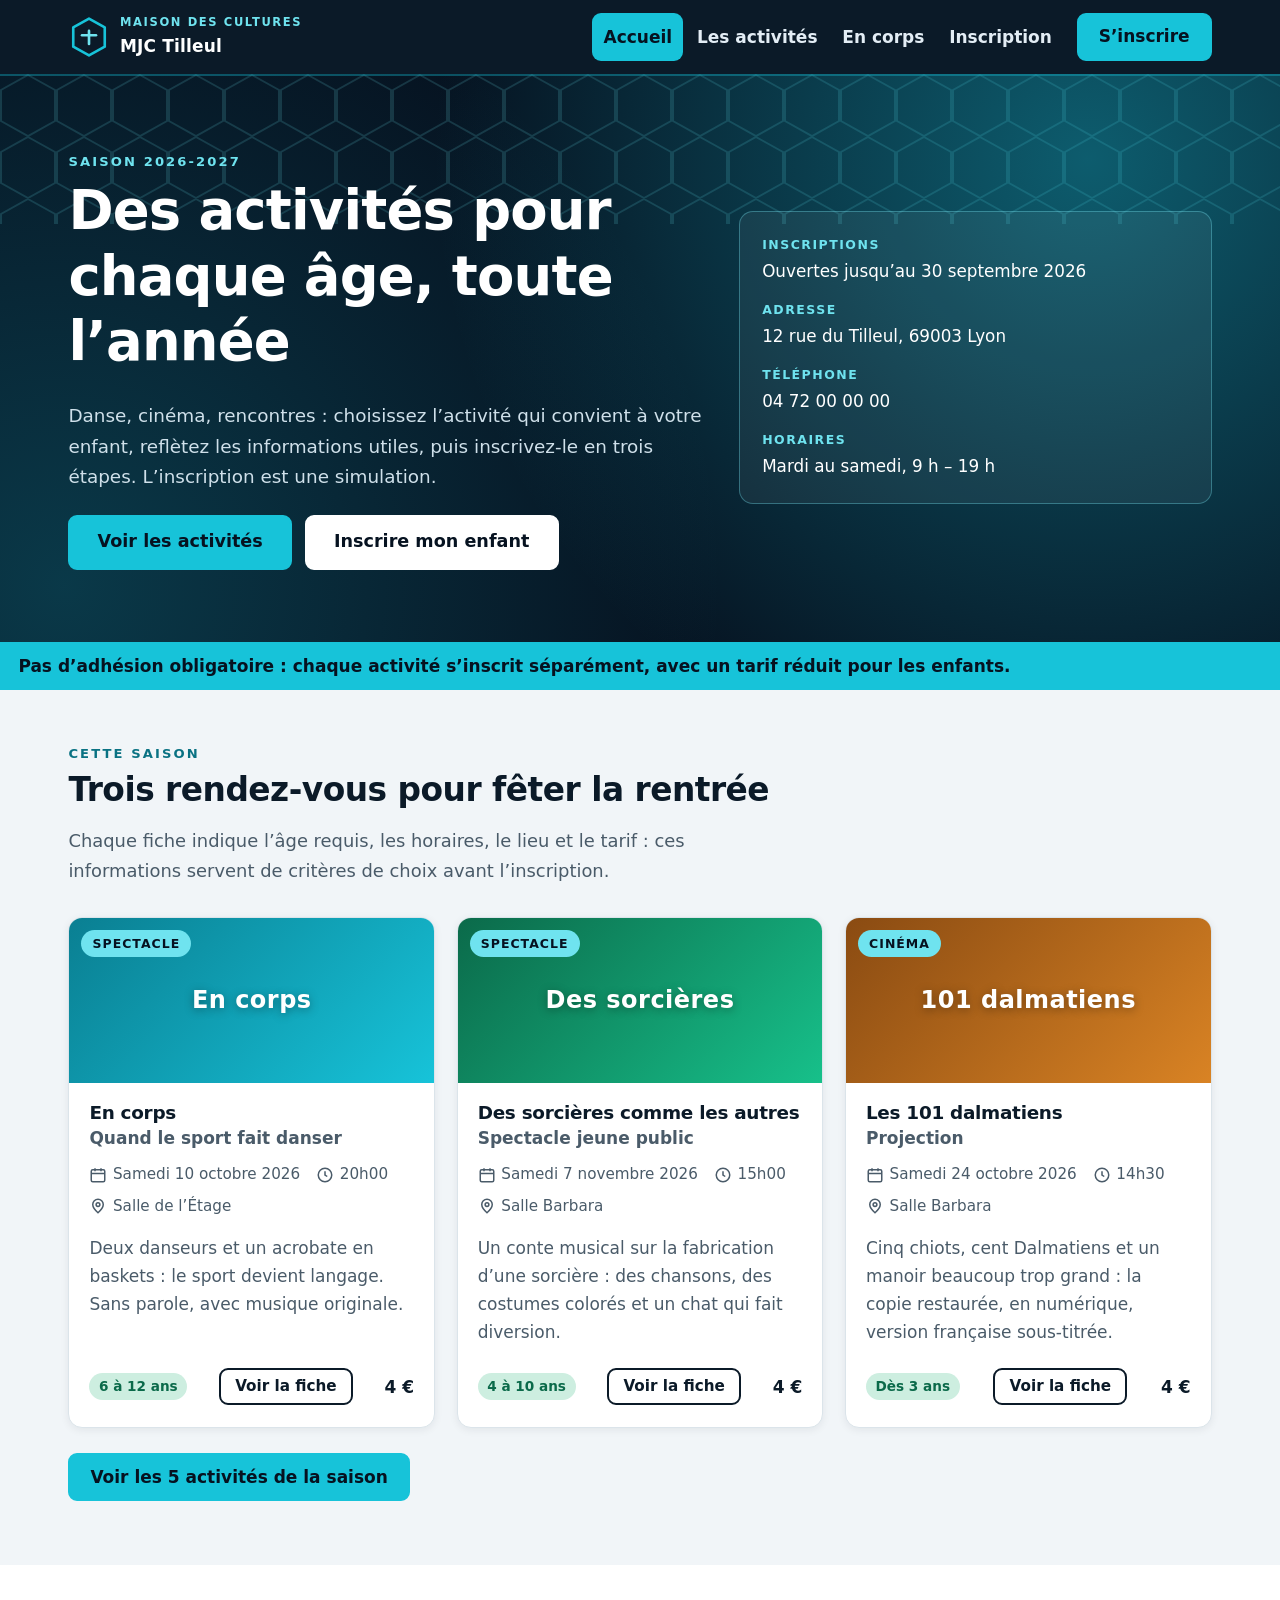
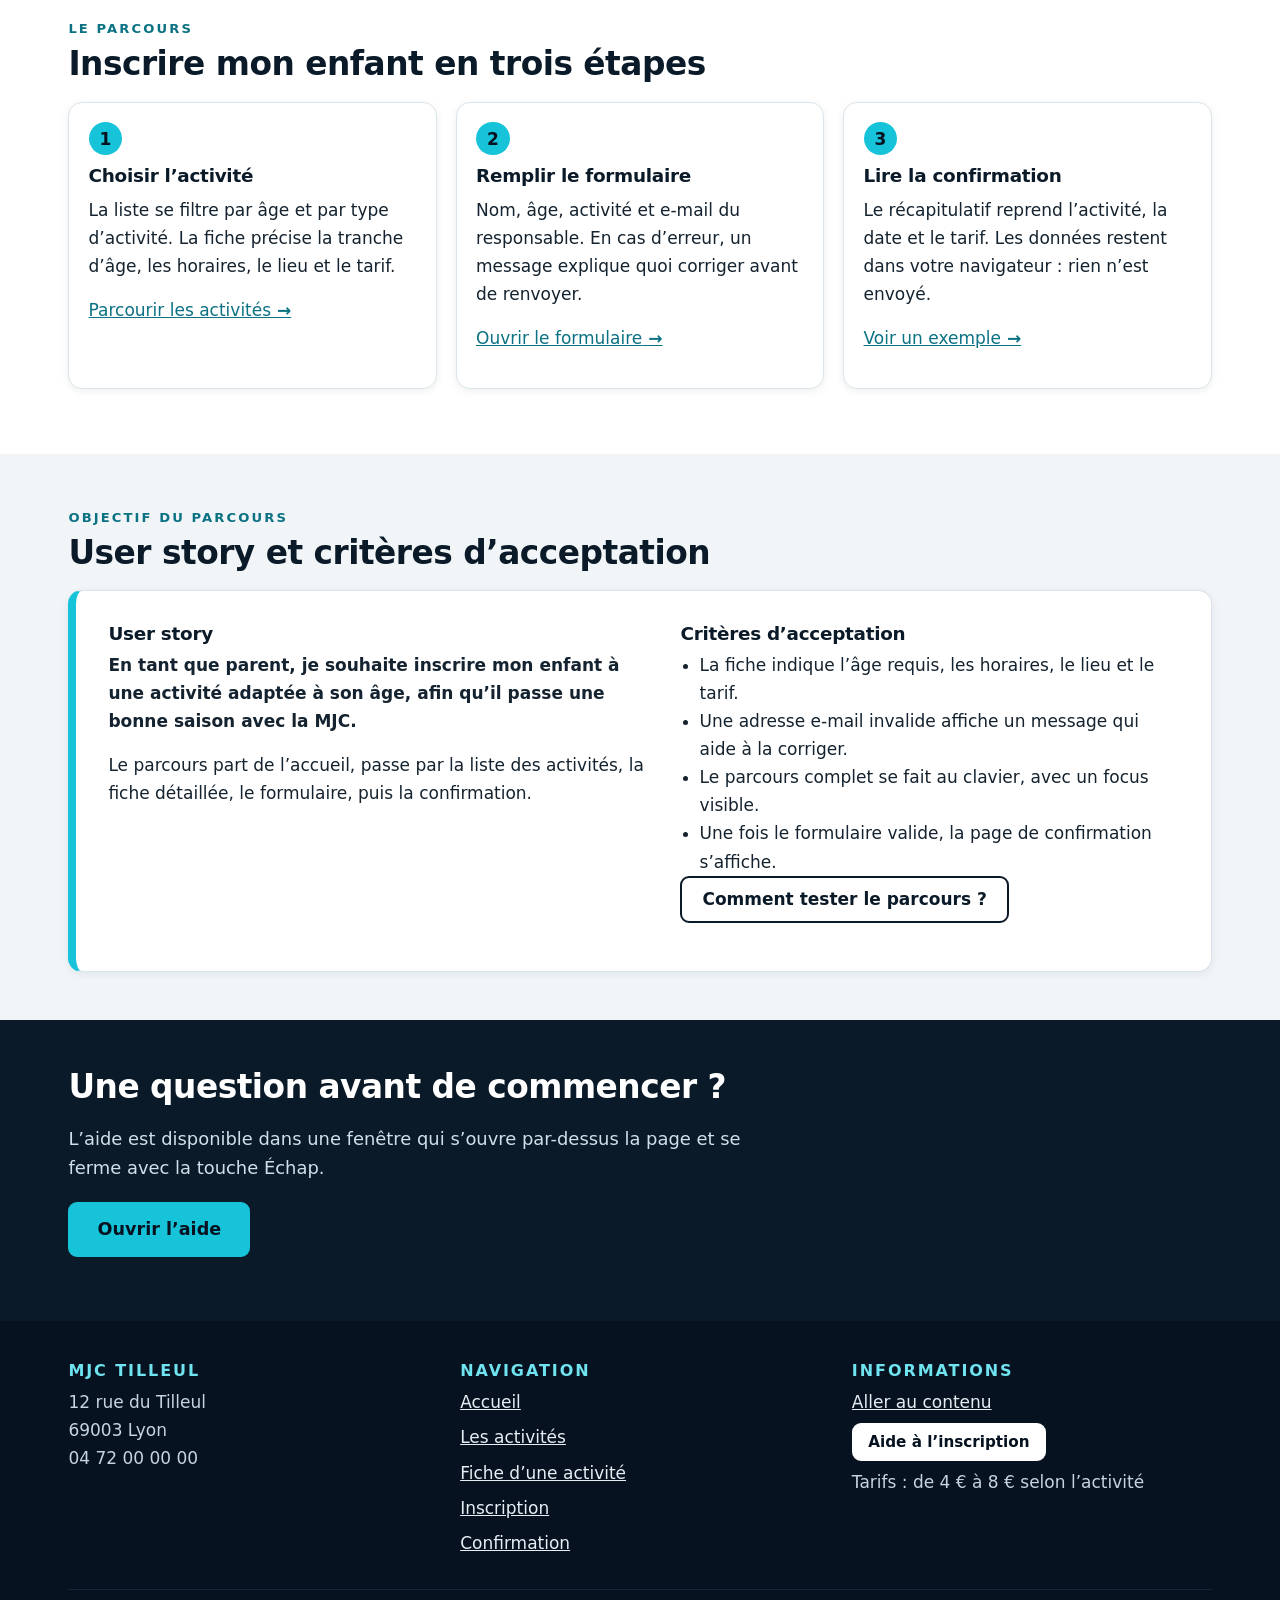
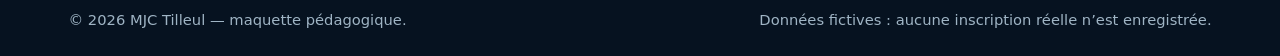
<file: index.html>
<!DOCTYPE html>
<html lang="fr" class="no-js">
  <head>
    <meta charset="utf-8" />
    <meta name="viewport" content="width=device-width, initial-scale=1" />
    <title>MJC Tilleul · Saison 2026-2027 · Inscription aux activités</title>
    <meta
      name="description"
      content="Site fictif de la MJC Tilleul : consultez les activités de la saison, choisissez selon l'âge de votre enfant et inscrivez-le en quelques étapes."
    />
    <link rel="stylesheet" href="style.css" />
    <link rel="icon" href="data:image/svg+xml,%3Csvg xmlns='http://www.w3.org/2000/svg' viewBox='0 0 48 48'%3E%3Crect width='48' height='48' fill='%230b1a28'/%3E%3Cpath d='M24 6 39 14v20L24 42 9 34V14Z' fill='none' stroke='%2317c3d9' stroke-width='3'/%3E%3C/svg%3E" />
    <script>
      document.documentElement.classList.remove("no-js");
    </script>
  </head>
  <body>
    <a class="lien-evitement" href="#contenu">Aller au contenu principal</a>

    <header class="entete">
      <div class="entete__interieur conteneur">
        <a class="logo" href="index.html">
          <svg width="42" height="42" viewBox="0 0 48 48" aria-hidden="true" focusable="false">
            <path
              d="M24 3 42 13v22L24 45 6 35V13Z"
              fill="none"
              stroke="#17c3d9"
              stroke-width="3"
              stroke-linejoin="round"
            />
            <path d="M24 32V17" stroke="#6fe3ef" stroke-width="3" stroke-linecap="round" />
            <path d="M16 22h16" stroke="#6fe3ef" stroke-width="3" stroke-linecap="round" />
          </svg>
          <span>
            <span class="logo__mention">Maison des cultures</span>
            MJC Tilleul
          </span>
        </a>

        <button
          type="button"
          class="btn-menu"
          data-bouton-menu
          aria-expanded="false"
          aria-controls="navigation-principale"
        >
          Menu
        </button>

        <nav id="navigation-principale" class="nav" data-nav data-ouvert="false" aria-label="Navigation principale">
          <ul>
            <li><a href="index.html" aria-current="page">Accueil</a></li>
            <li><a href="activites.html">Les activités</a></li>
            <li><a href="activite.html?activite=en-corps">En corps</a></li>
            <li><a href="inscription.html">Inscription</a></li>
          </ul>
        </nav>

        <a class="btn btn--principal" href="inscription.html">S’inscrire</a>
      </div>
    </header>

    <main id="contenu">
      <section class="hero">
        <svg
          class="hero__motif"
          aria-hidden="true"
          focusable="false"
          width="100%"
          height="100%"
          preserveAspectRatio="xMidYMid slice"
        >
          <defs>
            <pattern id="motif-hexagones" width="56" height="124" patternUnits="userSpaceOnUse">
              <path
                d="M28 1 55 16v31L28 62 1 47V16Z M28 63 55 78v31L28 124 1 109V78Z"
                fill="none"
                stroke="#6fe3ef"
                stroke-width="2"
              />
            </pattern>
          </defs>
          <rect width="100%" height="100%" fill="url(#motif-hexagones)" />
        </svg>
        <div class="hero__degrade"></div>

        <div class="hero__grille conteneur">
          <div>
            <p class="sur-titre sur-titre--clair">Saison 2026-2027</p>
            <h1>Des activités pour chaque âge, toute l’année</h1>
            <p class="hero__accroche">
              Danse, cinéma, rencontres : choisissez l’activité qui convient à votre enfant, reflètez les
              informations utiles, puis inscrivez-le en trois étapes. L’inscription est une simulation.
            </p>
            <div class="hero__actions">
              <a class="btn btn--principal btn--large" href="activites.html">Voir les activités</a>
              <a class="btn btn--clair btn--large" href="inscription.html?activite=en-corps">Inscrire mon enfant</a>
            </div>
          </div>

          <div class="hero__carte">
            <dl>
              <div>
                <dt>Inscriptions</dt>
                <dd>Ouvertes jusqu’au 30 septembre 2026</dd>
              </div>
              <div>
                <dt>Adresse</dt>
                <dd>12 rue du Tilleul, 69003 Lyon</dd>
              </div>
              <div>
                <dt>Téléphone</dt>
                <dd>04 72 00 00 00</dd>
              </div>
              <div>
                <dt>Horaires</dt>
                <dd>Mardi au samedi, 9 h – 19 h</dd>
              </div>
            </dl>
          </div>
        </div>
      </section>

      <div class="bandeau-infos">
        <p class="conteneur">
          Pas d’adhésion obligatoire : chaque activité s’inscrit séparément, avec un tarif réduit pour les
          enfants.
        </p>
      </div>

      <section class="section conteneur" aria-labelledby="titre-saison">
        <p class="sur-titre">Cette saison</p>
        <h2 id="titre-saison">Trois rendez-vous pour fêter la rentrée</h2>
        <p class="intro-large">
          Chaque fiche indique l’âge requis, les horaires, le lieu et le tarif : ces informations servent de
          critères de choix avant l’inscription.
        </p>

        <div class="grille grille--3" style="margin-top: 2rem">
          <article
            class="carte"
            data-carte-activite
            data-titre="En corps"
            data-sous-titre="Quand le sport fait danser"
            data-resume="Deux danseurs et un acrobate en baskets, le sport devient langage, musique live et cascades garanties."
            data-categorie="Spectacle"
            data-age-min="6"
            data-age-max="12"
          >
            <div class="carte__visuel carte__visuel--cyan">
              <span class="carte__categorie">Spectacle</span>
              <span class="carte__visuel-texte">En corps</span>
            </div>
            <div class="carte__corps">
              <h3>En corps</h3>
              <p class="carte__sous-titre">Quand le sport fait danser</p>
              <ul class="carte__meta">
                <li><span data-icone="calendrier"></span> Samedi 10 octobre 2026</li>
                <li><span data-icone="horloge"></span> 20h00</li>
                <li><span data-icone="lieu"></span> Salle de l’Étage</li>
              </ul>
              <p class="carte__texte">
                Deux danseurs et un acrobate en baskets : le sport devient langage. Sans parole, avec musique
                originale.
              </p>
              <div class="carte__pied">
                <span class="etiquette-age">6 à 12 ans</span>
                <a class="btn btn--fantome btn--petit" href="activite.html?activite=en-corps">Voir la fiche</a>
                <span class="carte__tarif">4 €</span>
              </div>
            </div>
          </article>

          <article
            class="carte"
            data-carte-activite
            data-titre="Des sorcières comme les autres"
            data-sous-titre="Spectacle jeune public"
            data-resume="Trois sorcières un peu étourdies, un chat et une potion qui déborde, pour les plus jeunes."
            data-categorie="Spectacle"
            data-age-min="4"
            data-age-max="10"
          >
            <div class="carte__visuel carte__visuel--vert">
              <span class="carte__categorie">Spectacle</span>
              <span class="carte__visuel-texte">Des sorcières</span>
            </div>
            <div class="carte__corps">
              <h3>Des sorcières comme les autres</h3>
              <p class="carte__sous-titre">Spectacle jeune public</p>
              <ul class="carte__meta">
                <li><span data-icone="calendrier"></span> Samedi 7 novembre 2026</li>
                <li><span data-icone="horloge"></span> 15h00</li>
                <li><span data-icone="lieu"></span> Salle Barbara</li>
              </ul>
              <p class="carte__texte">
                Un conte musical sur la fabrication d’une sorcière : des chansons, des costumes colorés et un
                chat qui fait diversion.
              </p>
              <div class="carte__pied">
                <span class="etiquette-age">4 à 10 ans</span>
                <a class="btn btn--fantome btn--petit" href="activite.html?activite=sorcieres">Voir la fiche</a>
                <span class="carte__tarif">4 €</span>
              </div>
            </div>
          </article>

          <article
            class="carte"
            data-carte-activite
            data-titre="Les 101 dalmatiens"
            data-sous-titre="Projection"
            data-resume="Le dessin animé de 1961 revient en version numérique restaurée, pour un après-midi en famille."
            data-categorie="Cinéma"
            data-age-min="3"
            data-age-max="99"
          >
            <div class="carte__visuel carte__visuel--ambre">
              <span class="carte__categorie">Cinéma</span>
              <span class="carte__visuel-texte">101 dalmatiens</span>
            </div>
            <div class="carte__corps">
              <h3>Les 101 dalmatiens</h3>
              <p class="carte__sous-titre">Projection</p>
              <ul class="carte__meta">
                <li><span data-icone="calendrier"></span> Samedi 24 octobre 2026</li>
                <li><span data-icone="horloge"></span> 14h30</li>
                <li><span data-icone="lieu"></span> Salle Barbara</li>
              </ul>
              <p class="carte__texte">
                Cinq chiots, cent Dalmatiens et un manoir beaucoup trop grand : la copie restaurée, en
                numérique, version française sous-titrée.
              </p>
              <div class="carte__pied">
                <span class="etiquette-age">Dès 3 ans</span>
                <a class="btn btn--fantome btn--petit" href="activite.html?activite=dalmatiens">Voir la fiche</a>
                <span class="carte__tarif">4 €</span>
              </div>
            </div>
          </article>
        </div>

        <p style="margin-top: 1.6rem">
          <a class="btn btn--principal" href="activites.html">Voir les 5 activités de la saison</a>
        </p>
      </section>

      <section class="section section--blanche" aria-labelledby="titre-etapes">
        <div class="conteneur">
          <p class="sur-titre">Le parcours</p>
          <h2 id="titre-etapes">Inscrire mon enfant en trois étapes</h2>
          <ol class="etapes">
            <li>
              <h3>Choisir l’activité</h3>
              <p>
                La liste se filtre par âge et par type d’activité. La fiche précise la tranche d’âge, les
                horaires, le lieu et le tarif.
              </p>
              <p><a class="lien-fleche" href="activites.html">Parcourir les activités</a></p>
            </li>
            <li>
              <h3>Remplir le formulaire</h3>
              <p>
                Nom, âge, activité et e-mail du responsable. En cas d’erreur, un message explique quoi corriger
                avant de renvoyer.
              </p>
              <p><a class="lien-fleche" href="inscription.html">Ouvrir le formulaire</a></p>
            </li>
            <li>
              <h3>Lire la confirmation</h3>
              <p>
                Le récapitulatif reprend l’activité, la date et le tarif. Les données restent dans votre
                navigateur : rien n’est envoyé.
              </p>
              <p><a class="lien-fleche" href="confirmation.html">Voir un exemple</a></p>
            </li>
          </ol>
        </div>
      </section>

      <section class="section" aria-labelledby="titre-us">
        <div class="conteneur">
          <p class="sur-titre">Objectif du parcours</p>
          <h2 id="titre-us">User story et critères d’acceptation</h2>
          <div class="cadre-us">
            <div>
              <h3>User story</h3>
              <p>
                <strong>
                  En tant que parent, je souhaite inscrire mon enfant à une activité adaptée à son âge, afin
                  qu’il passe une bonne saison avec la MJC.
                </strong>
              </p>
              <p>
                Le parcours part de l’accueil, passe par la liste des activités, la fiche détaillée, le
                formulaire, puis la confirmation.
              </p>
            </div>
            <div>
              <h3>Critères d’acceptation</h3>
              <ul>
                <li>La fiche indique l’âge requis, les horaires, le lieu et le tarif.</li>
                <li>
                  Une adresse e-mail invalide affiche un message qui aide à la corriger.
                </li>
                <li>Le parcours complet se fait au clavier, avec un focus visible.</li>
                <li>Une fois le formulaire valide, la page de confirmation s’affiche.</li>
              </ul>
              <p><button type="button" class="btn btn--fantome" data-ouvrir-modale>Comment tester le parcours ?</button></p>
            </div>
          </div>
        </div>
      </section>

      <section class="section section--sombre" aria-labelledby="titre-aide">
        <div class="conteneur">
          <h2 id="titre-aide">Une question avant de commencer ?</h2>
          <p class="intro-large" style="color: #cfe0ea">
            L’aide est disponible dans une fenêtre qui s’ouvre par-dessus la page et se ferme avec la touche
            Échap.
          </p>
          <p style="margin-top: 1.2rem">
            <button type="button" class="btn btn--principal btn--large" data-ouvrir-modale>
              Ouvrir l’aide
            </button>
          </p>
        </div>
      </section>
    </main>

    <footer class="pied">
      <div class="conteneur">
        <div class="pied__grille">
          <div>
            <h2>MJC Tilleul</h2>
            <p>
              12 rue du Tilleul<br />
              69003 Lyon<br />
              04 72 00 00 00
            </p>
          </div>
          <div>
            <h2>Navigation</h2>
            <ul>
              <li><a href="index.html">Accueil</a></li>
              <li><a href="activites.html">Les activités</a></li>
              <li><a href="activite.html?activite=en-corps">Fiche d’une activité</a></li>
              <li><a href="inscription.html">Inscription</a></li>
              <li><a href="confirmation.html">Confirmation</a></li>
            </ul>
          </div>
          <div>
            <h2>Informations</h2>
            <ul>
              <li><a href="#contenu">Aller au contenu</a></li>
              <li>
                <button type="button" class="btn btn--clair btn--petit" data-ouvrir-modale>
                  Aide à l’inscription
                </button>
              </li>
              <li>Tarifs : de 4 € à 8 € selon l’activité</li>
            </ul>
          </div>
        </div>
        <div class="pied__bas">
          <p>© <span data-annee>2026</span> MJC Tilleul — maquette pédagogique.</p>
          <p>Données fictives : aucune inscription réelle n’est enregistrée.</p>
        </div>
      </div>
    </footer>

    <div class="modale" data-modale hidden>
      <div class="modale__fond" data-fermer-modale></div>
      <div
        class="modale__boite"
        data-modale-boite
        role="dialog"
        aria-modal="true"
        aria-labelledby="titre-modale"
        aria-describedby="desc-modale"
        tabindex="-1"
      >
        <h2 id="titre-modale">Comment tester le parcours ?</h2>
        <p id="desc-modale">
          Ce site est une maquette pédagogique. Les données restent dans votre navigateur et aucun message
          n’est envoyé.
        </p>
        <ul class="liste-conseils">
          <li><span aria-hidden="true">1</span> Faites tout le parcours avec la touche Tab : le focus doit rester visible.</li>
          <li><span aria-hidden="true">2</span> Envoyez le formulaire avec une adresse e-mail invalide pour voir le message d’erreur.</li>
          <li><span aria-hidden="true">3</span> Fermez cette fenêtre avec la touche Échap.</li>
        </ul>
        <div class="modale__pied">
          <button type="button" class="btn btn--principal" data-fermer-modale>Fermer</button>
          <a class="btn btn--fantome" href="activites.html">Voir les activités</a>
        </div>
      </div>
    </div>

    <script src="script.js"></script>
  </body>
</html>
</file>
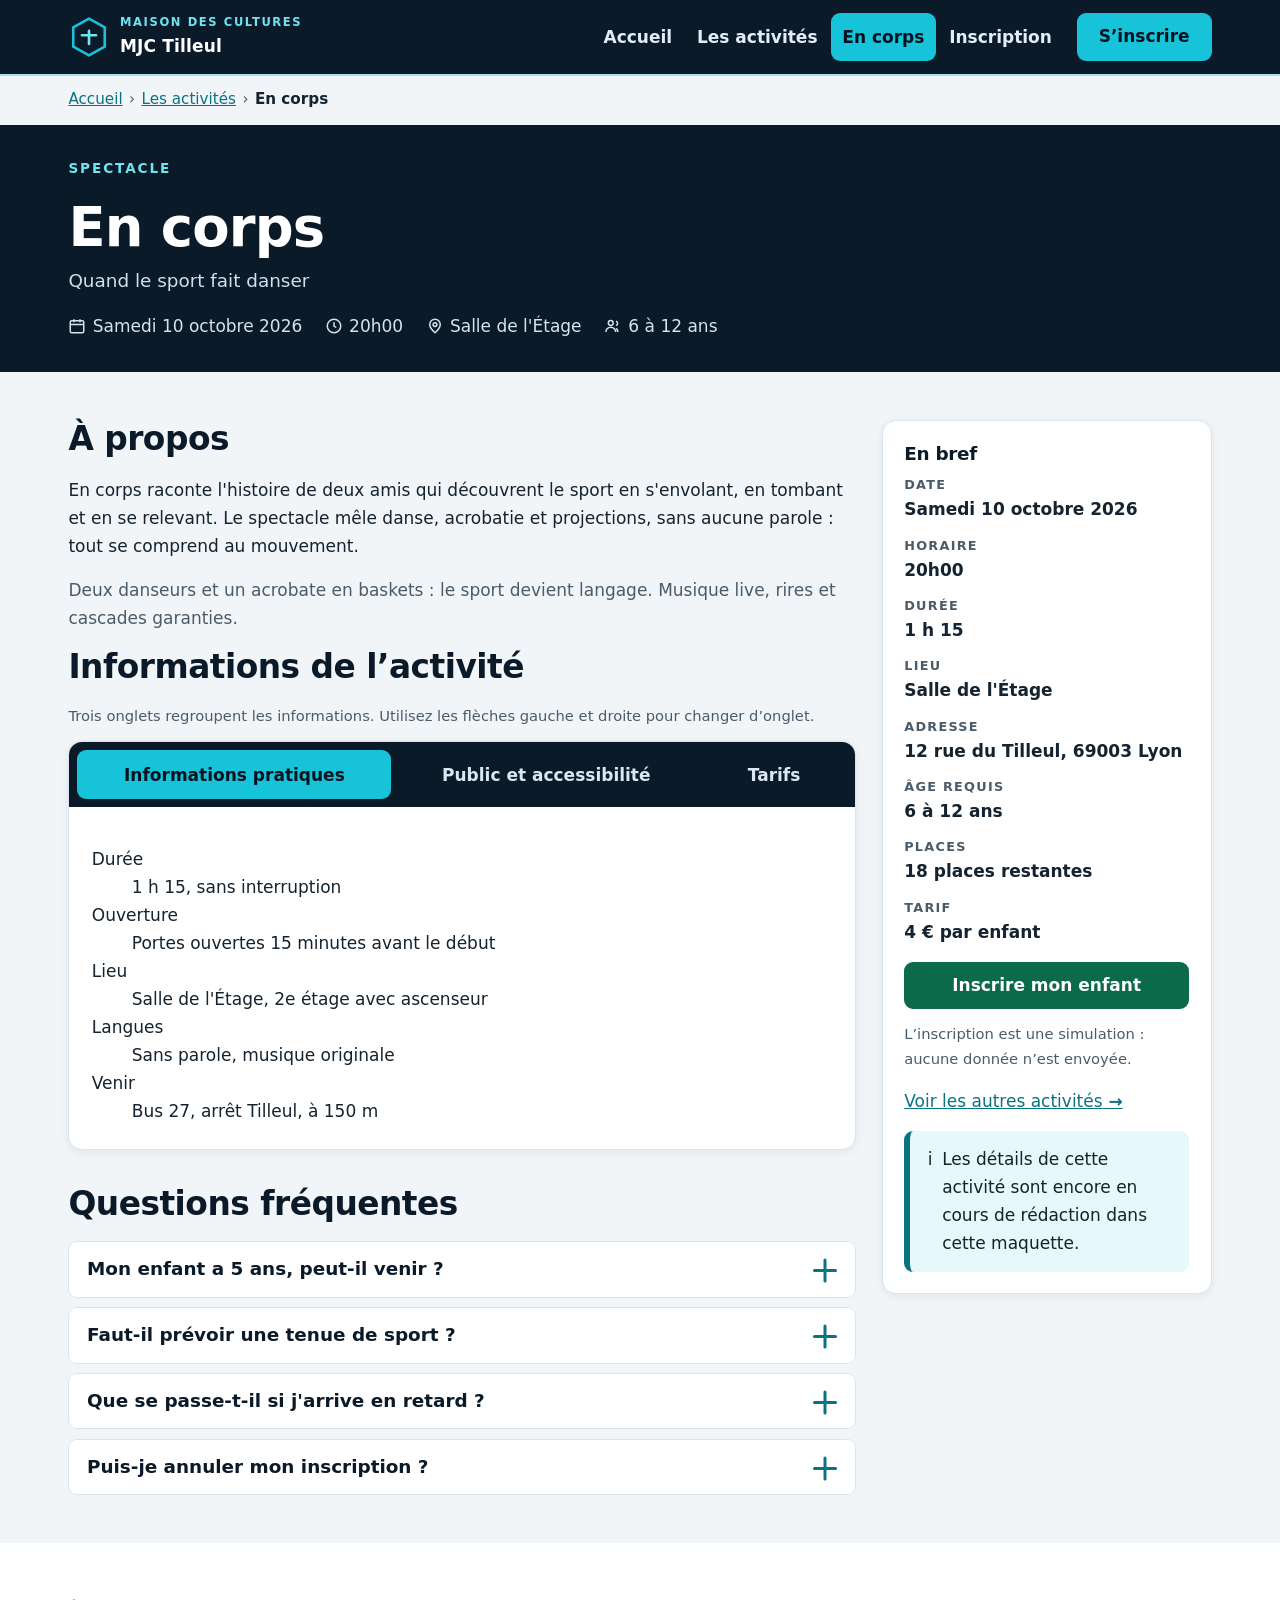
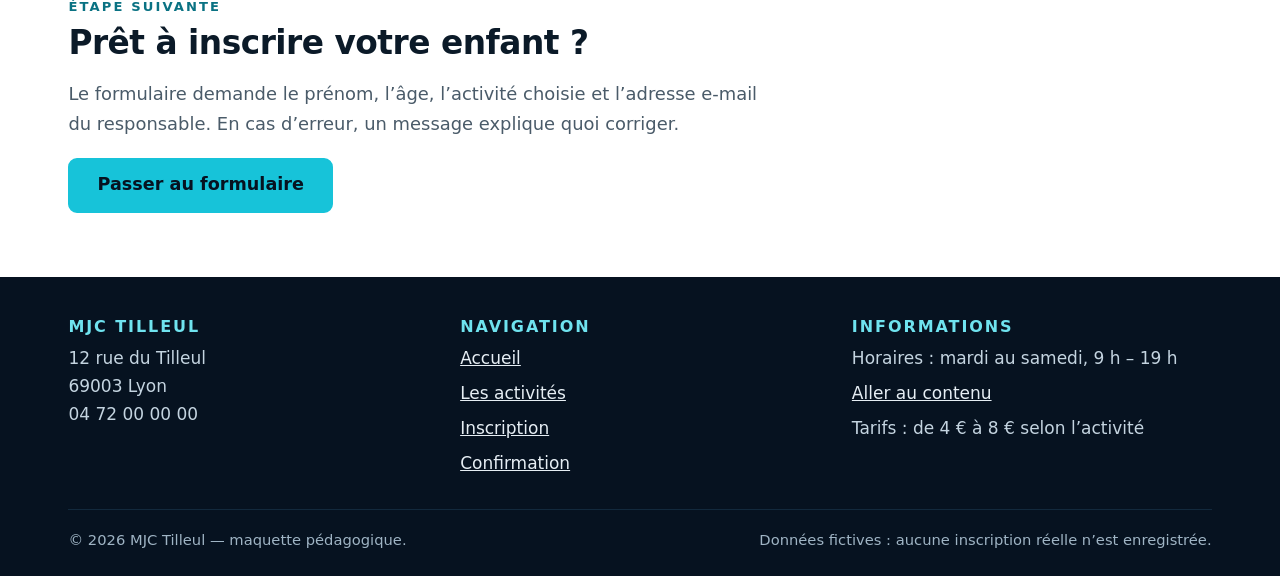
<file: activite.html>
<!DOCTYPE html>
<html lang="fr" class="no-js">
  <head>
    <meta charset="utf-8" />
    <meta name="viewport" content="width=device-width, initial-scale=1" />
    <title>En corps · Quand le sport fait danser | MJC Tilleul</title>
    <meta
      name="description"
      content="Fiche détaillée de l'activité En corps à la MJC Tilleul : âge requis, horaires, lieu, tarifs et questions fréquentes."
    />
    <link rel="stylesheet" href="style.css" />
    <link rel="icon" href="data:image/svg+xml,%3Csvg xmlns='http://www.w3.org/2000/svg' viewBox='0 0 48 48'%3E%3Crect width='48' height='48' fill='%230b1a28'/%3E%3Cpath d='M24 6 39 14v20L24 42 9 34V14Z' fill='none' stroke='%2317c3d9' stroke-width='3'/%3E%3C/svg%3E" />
    <script>
      document.documentElement.classList.remove("no-js");
    </script>
  </head>
  <body>
    <a class="lien-evitement" href="#contenu">Aller au contenu principal</a>

    <header class="entete">
      <div class="entete__interieur conteneur">
        <a class="logo" href="index.html">
          <svg width="42" height="42" viewBox="0 0 48 48" aria-hidden="true" focusable="false">
            <path
              d="M24 3 42 13v22L24 45 6 35V13Z"
              fill="none"
              stroke="#17c3d9"
              stroke-width="3"
              stroke-linejoin="round"
            />
            <path d="M24 32V17" stroke="#6fe3ef" stroke-width="3" stroke-linecap="round" />
            <path d="M16 22h16" stroke="#6fe3ef" stroke-width="3" stroke-linecap="round" />
          </svg>
          <span>
            <span class="logo__mention">Maison des cultures</span>
            MJC Tilleul
          </span>
        </a>

        <button
          type="button"
          class="btn-menu"
          data-bouton-menu
          aria-expanded="false"
          aria-controls="navigation-principale"
        >
          Menu
        </button>

        <nav
          id="navigation-principale"
          class="nav"
          data-nav
          data-ouvert="false"
          aria-label="Navigation principale"
        >
          <ul>
            <li><a href="index.html">Accueil</a></li>
            <li><a href="activites.html">Les activités</a></li>
            <li><a href="activite.html?activite=en-corps" aria-current="page">En corps</a></li>
            <li><a href="inscription.html">Inscription</a></li>
          </ul>
        </nav>

        <a class="btn btn--principal" href="inscription.html">S’inscrire</a>
      </div>
    </header>

    <main id="contenu" data-fiche>
      <nav class="fil-ariane conteneur" aria-label="Fil d’Ariane">
        <ol>
          <li><a href="index.html">Accueil</a></li>
          <li><a href="activites.html">Les activités</a></li>
          <li aria-current="page" data-champ="titre">En corps</li>
        </ol>
      </nav>

      <section class="fiche-entete">
        <div class="conteneur">
          <p class="fiche-entete__type" data-champ="categorie">Spectacle</p>
          <h1 data-champ="titre">En corps</h1>
          <p style="font-size: 1.15rem; color: #cfe0ea" data-champ="sousTitre">Quand le sport fait danser</p>
          <ul class="fiche-entete__meta">
            <li><span data-icone="calendrier"></span> <span data-champ="date">Samedi 10 octobre 2026</span></li>
            <li><span data-icone="horloge"></span> <span data-champ="heure">20h00</span></li>
            <li><span data-icone="lieu"></span> <span data-champ="lieu">Salle de l’Étage</span></li>
            <li><span data-icone="public"></span> <span data-champ="age">6 à 12 ans</span></li>
          </ul>
        </div>
      </section>

      <div class="section conteneur">
        <div class="disposition-2">
          <div>
            <h2>À propos</h2>
            <p data-champ="description">
              En corps raconte l’histoire de deux amis qui découvrent le sport en s’envolant, en tombant et en se
              relevant. Le spectacle mêle danse, acrobatie et projections, sans aucune parole.
            </p>
            <p class="carte__texte" data-champ="resume">
              Deux danseurs et un acrobate en baskets : le sport devient langage.
            </p>

            <h2 id="titre-onglets">Informations de l’activité</h2>
            <p class="champ__indice" style="margin-bottom: 0.8rem">
              Trois onglets regroupent les informations. Utilisez les flèches gauche et droite pour changer
              d’onglet.
            </p>

            <div class="onglets" data-onglets>
              <div class="onglets__barre" role="tablist" aria-labelledby="titre-onglets">
                <button
                  type="button"
                  class="onglet"
                  role="tab"
                  id="onglet-infos"
                  aria-controls="panel-infos"
                  aria-selected="true"
                  tabindex="0"
                >
                  Informations pratiques
                </button>
                <button
                  type="button"
                  class="onglet"
                  role="tab"
                  id="onglet-public"
                  aria-controls="panel-public"
                  aria-selected="false"
                  tabindex="-1"
                >
                  Public et accessibilité
                </button>
                <button
                  type="button"
                  class="onglet"
                  role="tab"
                  id="onglet-tarifs"
                  aria-controls="panel-tarifs"
                  aria-selected="false"
                  tabindex="-1"
                >
                  Tarifs
                </button>
              </div>

              <div class="onglet__panneau" role="tabpanel" id="panel-infos" aria-labelledby="onglet-infos" tabindex="0">
                <dl>
                  <dt>Durée</dt>
                  <dd>1 h 15, sans interruption</dd>
                  <dt>Ouverture</dt>
                  <dd>Portes ouvertes 15 minutes avant le début</dd>
                  <dt>Lieu</dt>
                  <dd>Salle de l’Étage, 2e étage avec ascenseur</dd>
                  <dt>Langues</dt>
                  <dd>Sans parole, musique originale</dd>
                  <dt>Venir</dt>
                  <dd>Bus 27, arrêt Tilleul, à 150 m</dd>
                </dl>
              </div>

              <div
                class="onglet__panneau"
                role="tabpanel"
                id="panel-public"
                aria-labelledby="onglet-public"
                tabindex="0"
                hidden
              >
                <dl>
                  <dt>Tranche d’âge</dt>
                  <dd>6 à 12 ans</dd>
                  <dt>Accompagnement</dt>
                  <dd>Un adulte accompagnateur gratuit par enfant</dd>
                  <dt>Accessibilité</dt>
                  <dd>Salle accessible aux personnes à mobilité réduite</dd>
                  <dt>Sécurité</dt>
                  <dd>Un secouriste est présent pendant tout le spectacle</dd>
                </dl>
              </div>

              <div
                class="onglet__panneau"
                role="tabpanel"
                id="panel-tarifs"
                aria-labelledby="onglet-tarifs"
                tabindex="0"
                hidden
              >
                <dl>
                  <dt>Plein tarif</dt>
                  <dd>6 € par personne</dd>
                  <dt>Tarif enfant</dt>
                  <dd>4 € par enfant, jusqu’à 12 ans</dd>
                  <dt>Accompagnateur</dt>
                  <dd>Gratuit, un adulte par enfant</dd>
                  <dt>Paiement</dt>
                  <dd>Sur place, en espèces ou par carte</dd>
                </dl>
              </div>
            </div>

            <h2 id="titre-faq" style="margin-top: 2.2rem">Questions fréquentes</h2>
            <div class="faq" data-accordeon data-faq-liste>
              <div class="faq__item">
                <h3 class="faq__question">
                  <button
                    type="button"
                    class="faq__bouton"
                    id="faq-bouton-0"
                    data-accordeon-bouton
                    aria-expanded="false"
                    aria-controls="faq-panneau-0"
                  >
                    Mon enfant a 5 ans, peut-il venir ?
                    <span class="faq__icone" aria-hidden="true"></span>
                  </button>
                </h3>
                <div class="faq__reponse" id="faq-panneau-0" role="region" aria-labelledby="faq-bouton-0" hidden>
                  <p>
                    Non, cette activité est réservée aux 6-12 ans. Pour les plus jeunes, la projection des 101
                    Dalmatiens est ouverte dès 3 ans.
                  </p>
                </div>
              </div>
              <div class="faq__item">
                <h3 class="faq__question">
                  <button
                    type="button"
                    class="faq__bouton"
                    id="faq-bouton-1"
                    data-accordeon-bouton
                    aria-expanded="false"
                    aria-controls="faq-panneau-1"
                  >
                    Faut-il prévoir une tenue de sport ?
                    <span class="faq__icone" aria-hidden="true"></span>
                  </button>
                </h3>
                <div class="faq__reponse" id="faq-panneau-1" role="region" aria-labelledby="faq-bouton-1" hidden>
                  <p>
                    Non. Une tenue libre et des chaussures souples suffisent : une partie du spectacle se fait
                    en chaussons.
                  </p>
                </div>
              </div>
              <div class="faq__item">
                <h3 class="faq__question">
                  <button
                    type="button"
                    class="faq__bouton"
                    id="faq-bouton-2"
                    data-accordeon-bouton
                    aria-expanded="false"
                    aria-controls="faq-panneau-2"
                  >
                    Puis-je annuler mon inscription ?
                    <span class="faq__icone" aria-hidden="true"></span>
                  </button>
                </h3>
                <div class="faq__reponse" id="faq-panneau-2" role="region" aria-labelledby="faq-bouton-2" hidden>
                  <p>
                    Oui, jusqu’à 48 heures avant le spectacle : le remboursement se fait sur place, à
                    l’accueil.
                  </p>
                </div>
              </div>
            </div>
          </div>

          <aside class="panneau-lateral" aria-labelledby="titre-resume">
            <h2 id="titre-resume">En bref</h2>
            <dl>
              <dt>Date</dt>
              <dd data-champ="date">Samedi 10 octobre 2026</dd>
              <dt>Horaire</dt>
              <dd data-champ="heure">20h00</dd>
              <dt>Durée</dt>
              <dd data-champ="duree">1 h 15</dd>
              <dt>Lieu</dt>
              <dd data-champ="lieu">Salle de l’Étage</dd>
              <dt>Adresse</dt>
              <dd data-champ="adresse">12 rue du Tilleul, 69003 Lyon</dd>
              <dt>Âge requis</dt>
              <dd data-champ="age">6 à 12 ans</dd>
              <dt>Places</dt>
              <dd data-champ="places">18 places restantes</dd>
              <dt>Tarif</dt>
              <dd data-champ="tarifEnfant">4 € par enfant</dd>
            </dl>

            <a class="btn btn--vert btn--largeur" href="inscription.html?activite=en-corps" data-lien-inscription>
              Inscrire mon enfant
            </a>
            <p class="champ__indice" style="margin-top: 0.8rem">
              L’inscription est une simulation : aucune donnée n’est envoyée.
            </p>
            <p>
              <a class="lien-fleche" href="activites.html">Voir les autres activités</a>
            </p>

            <div class="note-info" data-mention-complete hidden>
              <span aria-hidden="true">i</span>
              <p>
                Les détails de cette activité sont encore en cours de rédaction dans cette maquette.
              </p>
            </div>
          </aside>
        </div>
      </div>

      <section class="section section--blanche">
        <div class="conteneur">
          <p class="sur-titre">Étape suivante</p>
          <h2>Prêt à inscrire votre enfant ?</h2>
          <p class="intro-large">
            Le formulaire demande le prénom, l’âge, l’activité choisie et l’adresse e-mail du responsable. En
            cas d’erreur, un message explique quoi corriger.
          </p>
          <p style="margin-top: 1.2rem">
            <a class="btn btn--principal btn--large" href="inscription.html?activite=en-corps" data-lien-inscription>
              Passer au formulaire
            </a>
          </p>
        </div>
      </section>
    </main>

    <footer class="pied">
      <div class="conteneur">
        <div class="pied__grille">
          <div>
            <h2>MJC Tilleul</h2>
            <p>
              12 rue du Tilleul<br />
              69003 Lyon<br />
              04 72 00 00 00
            </p>
          </div>
          <div>
            <h2>Navigation</h2>
            <ul>
              <li><a href="index.html">Accueil</a></li>
              <li><a href="activites.html">Les activités</a></li>
              <li><a href="inscription.html">Inscription</a></li>
              <li><a href="confirmation.html">Confirmation</a></li>
            </ul>
          </div>
          <div>
            <h2>Informations</h2>
            <ul>
              <li>Horaires : mardi au samedi, 9 h – 19 h</li>
              <li><a href="#contenu">Aller au contenu</a></li>
              <li>Tarifs : de 4 € à 8 € selon l’activité</li>
            </ul>
          </div>
        </div>
        <div class="pied__bas">
          <p>© <span data-annee>2026</span> MJC Tilleul — maquette pédagogique.</p>
          <p>Données fictives : aucune inscription réelle n’est enregistrée.</p>
        </div>
      </div>
    </footer>

    <script src="script.js"></script>
  </body>
</html>
</file>
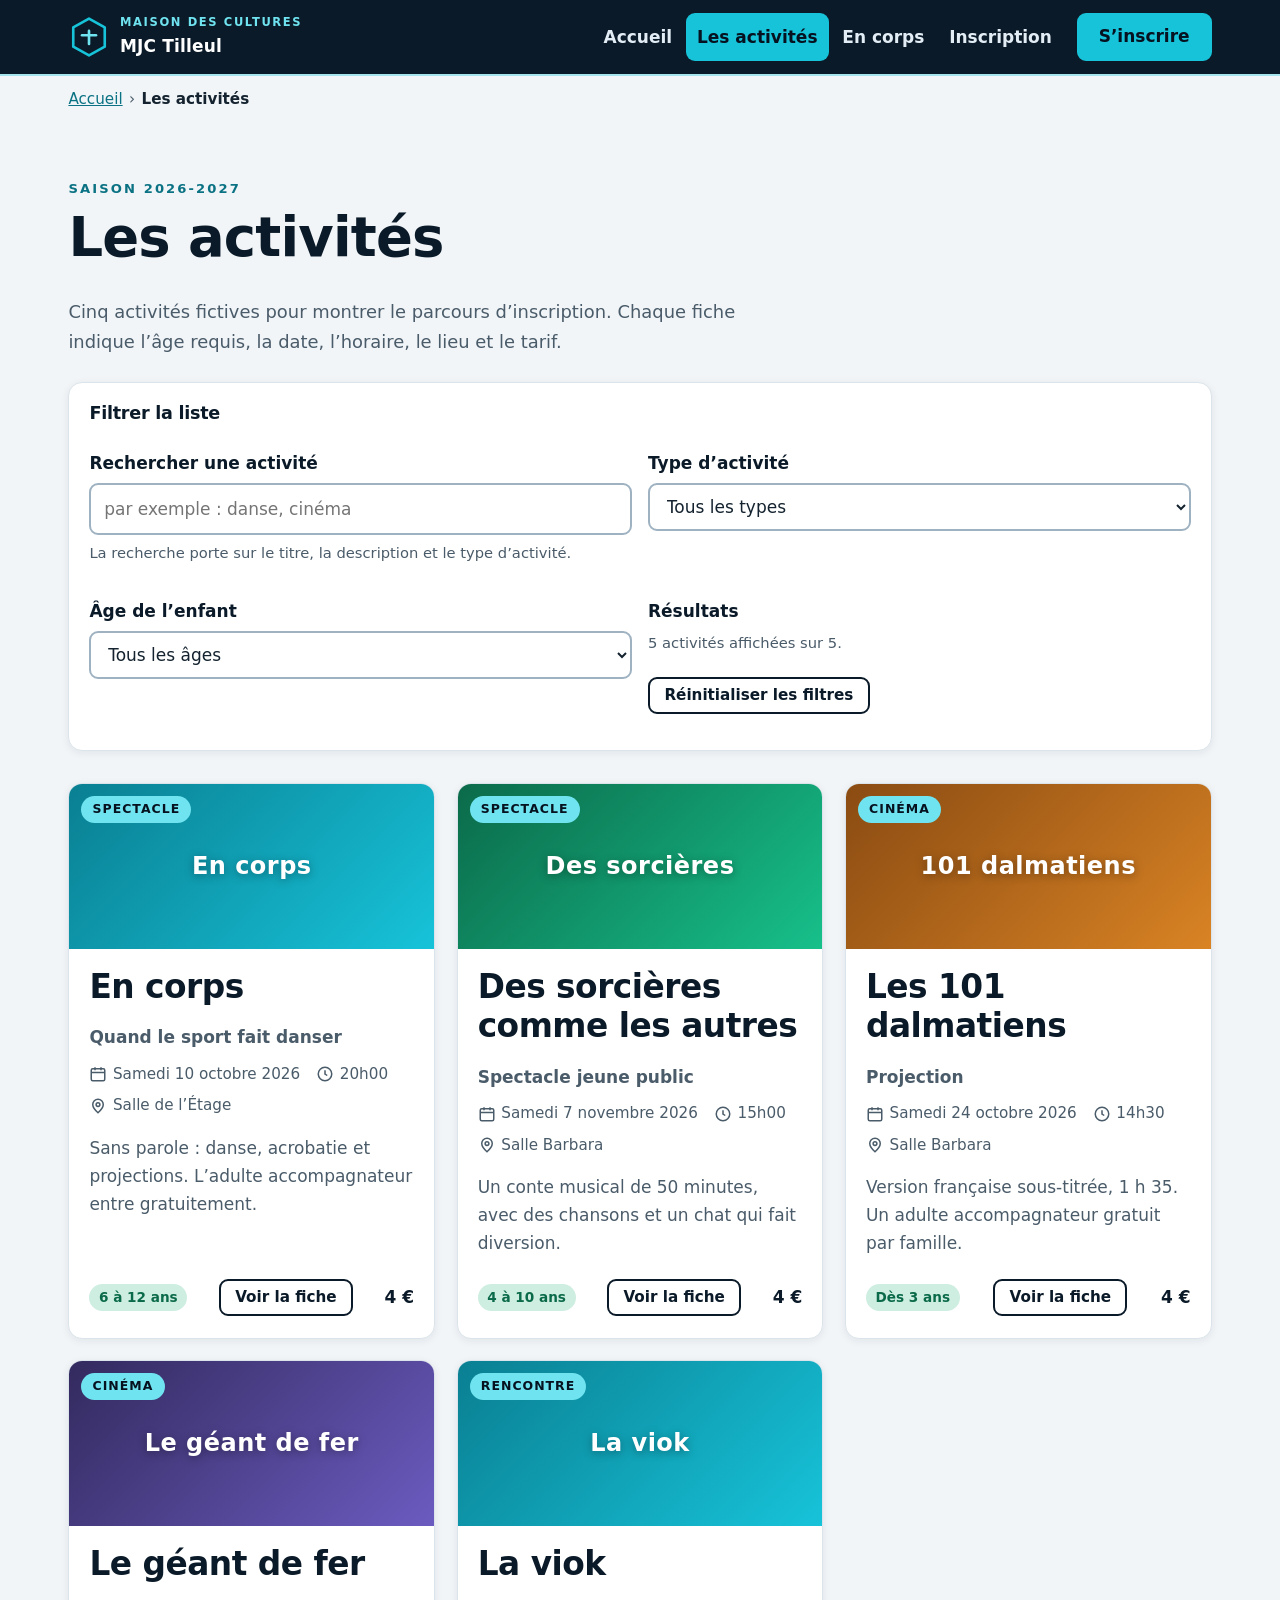
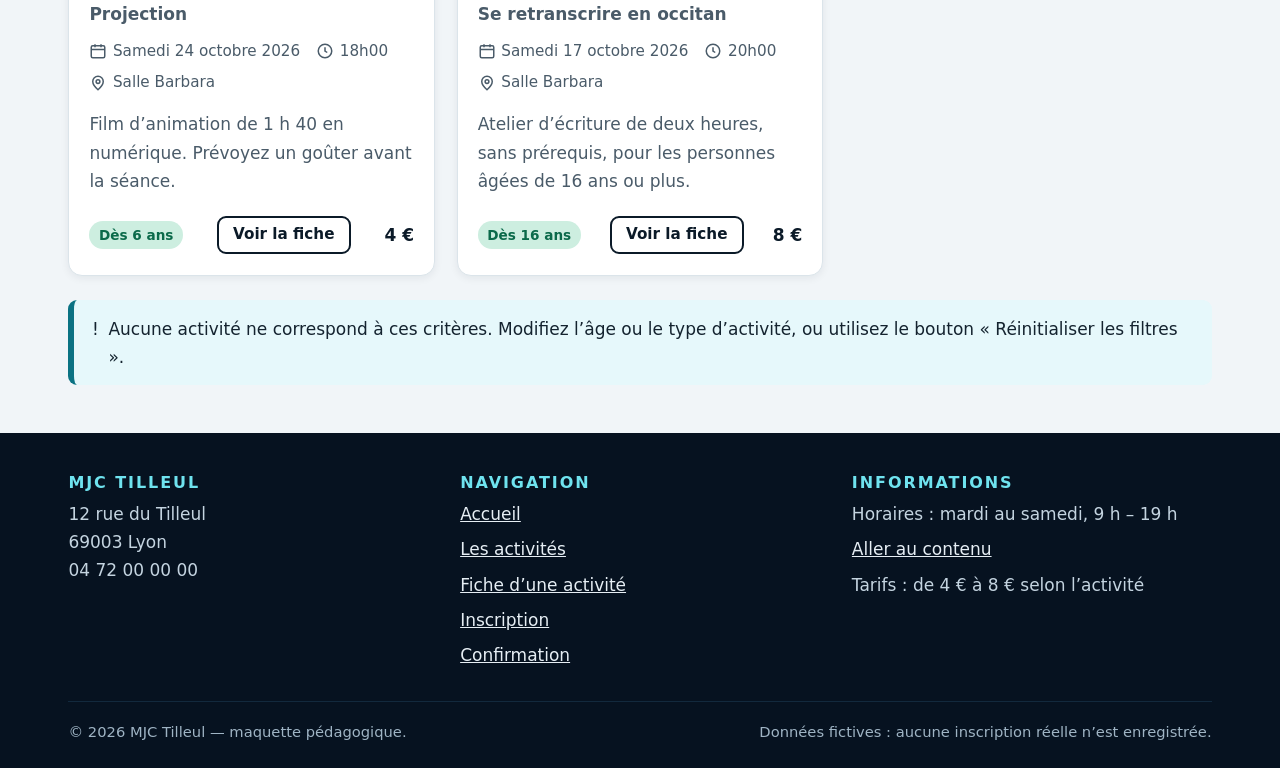
<file: activites.html>
<!DOCTYPE html>
<html lang="fr" class="no-js">
  <head>
    <meta charset="utf-8" />
    <meta name="viewport" content="width=device-width, initial-scale=1" />
    <title>Les activités de la saison 2026-2027 | MJC Tilleul</title>
    <meta
      name="description"
      content="Les cinq activités de la MJC Tilleul pour la saison 2026-2027 : spectacles, projections et rencontres. Filtrez par âge et par type d'activité."
    />
    <link rel="stylesheet" href="style.css" />
    <link rel="icon" href="data:image/svg+xml,%3Csvg xmlns='http://www.w3.org/2000/svg' viewBox='0 0 48 48'%3E%3Crect width='48' height='48' fill='%230b1a28'/%3E%3Cpath d='M24 6 39 14v20L24 42 9 34V14Z' fill='none' stroke='%2317c3d9' stroke-width='3'/%3E%3C/svg%3E" />
    <script>
      document.documentElement.classList.remove("no-js");
    </script>
  </head>
  <body>
    <a class="lien-evitement" href="#contenu">Aller au contenu principal</a>

    <header class="entete">
      <div class="entete__interieur conteneur">
        <a class="logo" href="index.html">
          <svg width="42" height="42" viewBox="0 0 48 48" aria-hidden="true" focusable="false">
            <path
              d="M24 3 42 13v22L24 45 6 35V13Z"
              fill="none"
              stroke="#17c3d9"
              stroke-width="3"
              stroke-linejoin="round"
            />
            <path d="M24 32V17" stroke="#6fe3ef" stroke-width="3" stroke-linecap="round" />
            <path d="M16 22h16" stroke="#6fe3ef" stroke-width="3" stroke-linecap="round" />
          </svg>
          <span>
            <span class="logo__mention">Maison des cultures</span>
            MJC Tilleul
          </span>
        </a>

        <button
          type="button"
          class="btn-menu"
          data-bouton-menu
          aria-expanded="false"
          aria-controls="navigation-principale"
        >
          Menu
        </button>

        <nav
          id="navigation-principale"
          class="nav"
          data-nav
          data-ouvert="false"
          aria-label="Navigation principale"
        >
          <ul>
            <li><a href="index.html">Accueil</a></li>
            <li><a href="activites.html" aria-current="page">Les activités</a></li>
            <li><a href="activite.html?activite=en-corps">En corps</a></li>
            <li><a href="inscription.html">Inscription</a></li>
          </ul>
        </nav>

        <a class="btn btn--principal" href="inscription.html">S’inscrire</a>
      </div>
    </header>

    <main id="contenu">
      <nav class="fil-ariane conteneur" aria-label="Fil d’Ariane">
        <ol>
          <li><a href="index.html">Accueil</a></li>
          <li aria-current="page">Les activités</li>
        </ol>
      </nav>

      <section class="section conteneur" aria-labelledby="titre-activites">
        <p class="sur-titre">Saison 2026-2027</p>
        <h1 id="titre-activites">Les activités</h1>
        <p class="intro-large">
          Cinq activités fictives pour montrer le parcours d’inscription. Chaque fiche indique l’âge requis,
          la date, l’horaire, le lieu et le tarif.
        </p>

        <form class="filtres" data-filtres style="margin-top: 1.6rem" aria-label="Filtrer les activités">
          <h2 class="champ__legende" style="font-size: 1.1rem">Filtrer la liste</h2>
          <div class="filtres__ligne">
            <div class="champ">
              <label for="recherche">Rechercher une activité</label>
              <input
                type="search"
                id="recherche"
                name="recherche"
                placeholder="par exemple : danse, cinéma"
                autocomplete="off"
              />
              <p class="champ__indice" id="recherche-aide">
                La recherche porte sur le titre, la description et le type d’activité.
              </p>
            </div>

            <div class="champ">
              <label for="type-activite">Type d’activité</label>
              <select id="type-activite" name="type">
                <option value="toutes" selected>Tous les types</option>
                <option value="Spectacle">Spectacle</option>
                <option value="Cinéma">Cinéma</option>
                <option value="Rencontre">Rencontre</option>
              </select>
            </div>

            <div class="champ">
              <label for="age-enfant">Âge de l’enfant</label>
              <select id="age-enfant" name="age">
                <option value="tous" selected>Tous les âges</option>
                <option value="3">3 à 5 ans</option>
                <option value="5">5 à 7 ans</option>
                <option value="8">8 à 10 ans</option>
                <option value="12">12 ans et plus</option>
              </select>
            </div>

            <div class="champ">
              <span class="champ__legende" id="legende-resultats">Résultats</span>
              <p class="champ__indice" id="resultat-compte" role="status" aria-live="polite">
                5 activités affichées sur 5.
              </p>
              <p><button type="button" class="btn btn--fantome btn--petit" data-reinit>Réinitialiser les filtres</button></p>
            </div>
          </div>
        </form>

        <div class="grille grille--3" style="margin-top: 2rem">
          <article
            class="carte"
            data-carte-activite
            data-titre="En corps"
            data-sous-titre="Quand le sport fait danser"
            data-resume="Deux danseurs et un acrobate en baskets, le sport devient langage, musique live et cascades garanties."
            data-categorie="Spectacle"
            data-age-min="6"
            data-age-max="12"
          >
            <div class="carte__visuel carte__visuel--cyan">
              <span class="carte__categorie">Spectacle</span>
              <span class="carte__visuel-texte">En corps</span>
            </div>
            <div class="carte__corps">
              <h2>En corps</h2>
              <p class="carte__sous-titre">Quand le sport fait danser</p>
              <ul class="carte__meta">
                <li><span data-icone="calendrier"></span> Samedi 10 octobre 2026</li>
                <li><span data-icone="horloge"></span> 20h00</li>
                <li><span data-icone="lieu"></span> Salle de l’Étage</li>
              </ul>
              <p class="carte__texte">
                Sans parole : danse, acrobatie et projections. L’adulte accompagnateur entre gratuitement.
              </p>
              <div class="carte__pied">
                <span class="etiquette-age">6 à 12 ans</span>
                <a class="btn btn--fantome btn--petit" href="activite.html?activite=en-corps">Voir la fiche</a>
                <span class="carte__tarif">4 €</span>
              </div>
            </div>
          </article>

          <article
            class="carte"
            data-carte-activite
            data-titre="Des sorcières comme les autres"
            data-sous-titre="Spectacle jeune public"
            data-resume="Trois sorcières un peu étourdies, un chat et une potion qui déborde, pour les plus jeunes."
            data-categorie="Spectacle"
            data-age-min="4"
            data-age-max="10"
          >
            <div class="carte__visuel carte__visuel--vert">
              <span class="carte__categorie">Spectacle</span>
              <span class="carte__visuel-texte">Des sorcières</span>
            </div>
            <div class="carte__corps">
              <h2>Des sorcières comme les autres</h2>
              <p class="carte__sous-titre">Spectacle jeune public</p>
              <ul class="carte__meta">
                <li><span data-icone="calendrier"></span> Samedi 7 novembre 2026</li>
                <li><span data-icone="horloge"></span> 15h00</li>
                <li><span data-icone="lieu"></span> Salle Barbara</li>
              </ul>
              <p class="carte__texte">
                Un conte musical de 50 minutes, avec des chansons et un chat qui fait diversion.
              </p>
              <div class="carte__pied">
                <span class="etiquette-age">4 à 10 ans</span>
                <a class="btn btn--fantome btn--petit" href="activite.html?activite=sorcieres">Voir la fiche</a>
                <span class="carte__tarif">4 €</span>
              </div>
            </div>
          </article>

          <article
            class="carte"
            data-carte-activite
            data-titre="Les 101 dalmatiens"
            data-sous-titre="Projection"
            data-resume="Le dessin animé de 1961 revient en version numérique restaurée, pour un après-midi en famille."
            data-categorie="Cinéma"
            data-age-min="3"
            data-age-max="99"
          >
            <div class="carte__visuel carte__visuel--ambre">
              <span class="carte__categorie">Cinéma</span>
              <span class="carte__visuel-texte">101 dalmatiens</span>
            </div>
            <div class="carte__corps">
              <h2>Les 101 dalmatiens</h2>
              <p class="carte__sous-titre">Projection</p>
              <ul class="carte__meta">
                <li><span data-icone="calendrier"></span> Samedi 24 octobre 2026</li>
                <li><span data-icone="horloge"></span> 14h30</li>
                <li><span data-icone="lieu"></span> Salle Barbara</li>
              </ul>
              <p class="carte__texte">
                Version française sous-titrée, 1 h 35. Un adulte accompagnateur gratuit par famille.
              </p>
              <div class="carte__pied">
                <span class="etiquette-age">Dès 3 ans</span>
                <a class="btn btn--fantome btn--petit" href="activite.html?activite=dalmatiens">Voir la fiche</a>
                <span class="carte__tarif">4 €</span>
              </div>
            </div>
          </article>

          <article
            class="carte"
            data-carte-activite
            data-titre="Le géant de fer"
            data-sous-titre="Projection"
            data-resume="Un robot géant se réveille dans une campagne anglaise et découvre l'amitié."
            data-categorie="Cinéma"
            data-age-min="6"
            data-age-max="99"
          >
            <div class="carte__visuel carte__visuel--violet">
              <span class="carte__categorie">Cinéma</span>
              <span class="carte__visuel-texte">Le géant de fer</span>
            </div>
            <div class="carte__corps">
              <h2>Le géant de fer</h2>
              <p class="carte__sous-titre">Projection</p>
              <ul class="carte__meta">
                <li><span data-icone="calendrier"></span> Samedi 24 octobre 2026</li>
                <li><span data-icone="horloge"></span> 18h00</li>
                <li><span data-icone="lieu"></span> Salle Barbara</li>
              </ul>
              <p class="carte__texte">
                Film d’animation de 1 h 40 en numérique. Prévoyez un goûter avant la séance.
              </p>
              <div class="carte__pied">
                <span class="etiquette-age">Dès 6 ans</span>
                <a class="btn btn--fantome btn--petit" href="activite.html?activite=geant-de-fer">Voir la fiche</a>
                <span class="carte__tarif">4 €</span>
              </div>
            </div>
          </article>

          <article
            class="carte"
            data-carte-activite
            data-titre="La viok"
            data-sous-titre="Se retranscrire en occitan"
            data-resume="Une soirée d'écriture en occitan, animée par deux habitantes du quartier."
            data-categorie="Rencontre"
            data-age-min="16"
            data-age-max="99"
          >
            <div class="carte__visuel carte__visuel--cyan">
              <span class="carte__categorie">Rencontre</span>
              <span class="carte__visuel-texte">La viok</span>
            </div>
            <div class="carte__corps">
              <h2>La viok</h2>
              <p class="carte__sous-titre">Se retranscrire en occitan</p>
              <ul class="carte__meta">
                <li><span data-icone="calendrier"></span> Samedi 17 octobre 2026</li>
                <li><span data-icone="horloge"></span> 20h00</li>
                <li><span data-icone="lieu"></span> Salle Barbara</li>
              </ul>
              <p class="carte__texte">
                Atelier d’écriture de deux heures, sans prérequis, pour les personnes âgées de 16 ans ou
                plus.
              </p>
              <div class="carte__pied">
                <span class="etiquette-age">Dès 16 ans</span>
                <a class="btn btn--fantome btn--petit" href="activite.html?activite=viok">Voir la fiche</a>
                <span class="carte__tarif">8 €</span>
              </div>
            </div>
          </article>
        </div>

        <div class="note-info" id="aucun-resultat" hidden style="margin-top: 1.5rem">
          <span aria-hidden="true">!</span>
          <p>
            Aucune activité ne correspond à ces critères. Modifiez l’âge ou le type d’activité, ou utilisez le
            bouton « Réinitialiser les filtres ».
          </p>
        </div>
      </section>
    </main>

    <footer class="pied">
      <div class="conteneur">
        <div class="pied__grille">
          <div>
            <h2>MJC Tilleul</h2>
            <p>
              12 rue du Tilleul<br />
              69003 Lyon<br />
              04 72 00 00 00
            </p>
          </div>
          <div>
            <h2>Navigation</h2>
            <ul>
              <li><a href="index.html">Accueil</a></li>
              <li><a href="activites.html">Les activités</a></li>
              <li><a href="activite.html?activite=en-corps">Fiche d’une activité</a></li>
              <li><a href="inscription.html">Inscription</a></li>
              <li><a href="confirmation.html">Confirmation</a></li>
            </ul>
          </div>
          <div>
            <h2>Informations</h2>
            <ul>
              <li>Horaires : mardi au samedi, 9 h – 19 h</li>
              <li><a href="#contenu">Aller au contenu</a></li>
              <li>Tarifs : de 4 € à 8 € selon l’activité</li>
            </ul>
          </div>
        </div>
        <div class="pied__bas">
          <p>© <span data-annee>2026</span> MJC Tilleul — maquette pédagogique.</p>
          <p>Données fictives : aucune inscription réelle n’est enregistrée.</p>
        </div>
      </div>
    </footer>

    <script src="script.js"></script>
  </body>
</html>
</file>
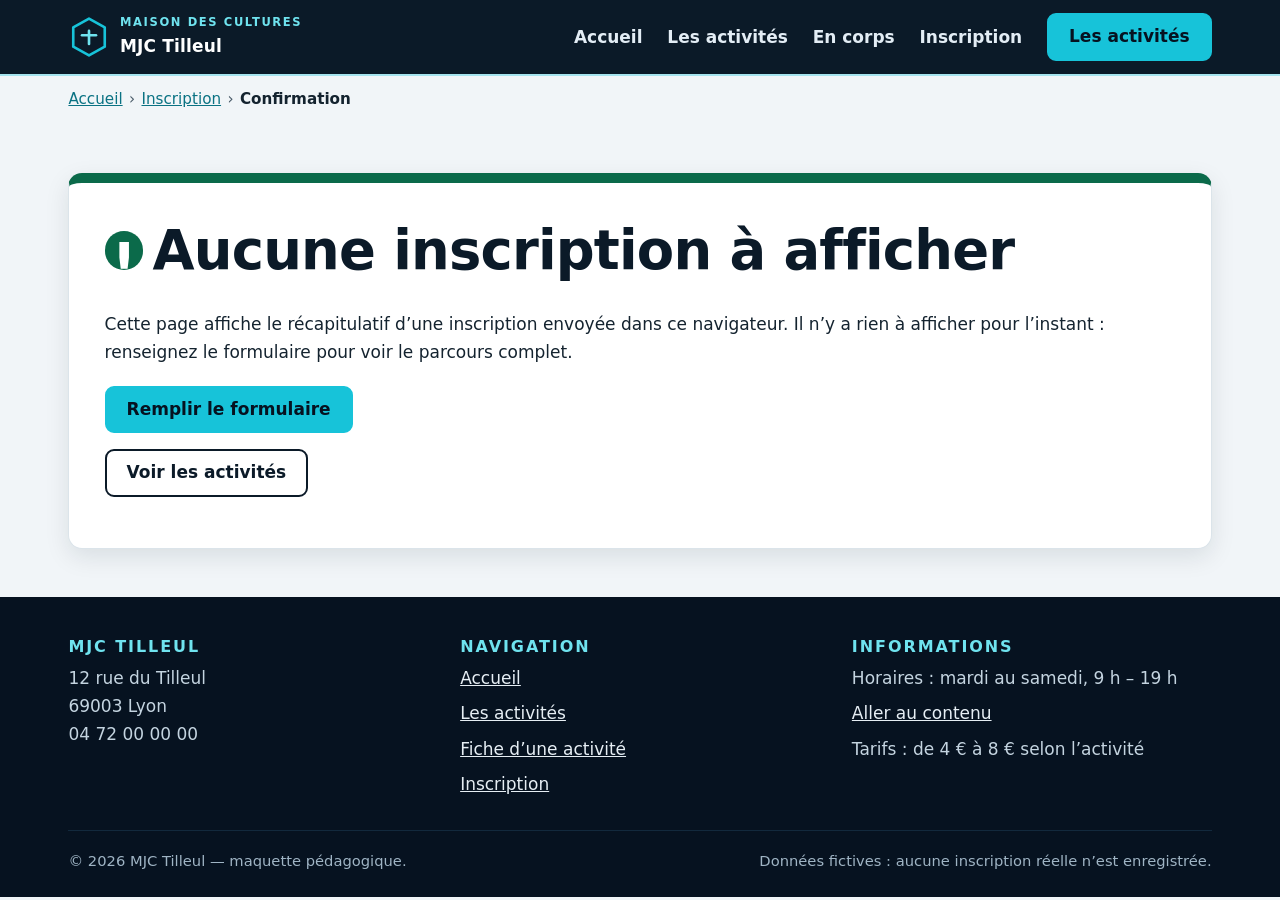
<file: confirmation.html>
<!DOCTYPE html>
<html lang="fr" class="no-js">
  <head>
    <meta charset="utf-8" />
    <meta name="viewport" content="width=device-width, initial-scale=1" />
    <title>Inscription confirmée | MJC Tilleul</title>
    <meta
      name="description"
      content="Récapitulatif de l'inscription simulée à une activité de la MJC Tilleul : activité, date, lieu, âge et tarif."
    />
    <link rel="stylesheet" href="style.css" />
    <link rel="icon" href="data:image/svg+xml,%3Csvg xmlns='http://www.w3.org/2000/svg' viewBox='0 0 48 48'%3E%3Crect width='48' height='48' fill='%230b1a28'/%3E%3Cpath d='M24 6 39 14v20L24 42 9 34V14Z' fill='none' stroke='%2317c3d9' stroke-width='3'/%3E%3C/svg%3E" />
    <script>
      document.documentElement.classList.remove("no-js");
    </script>
  </head>
  <body>
    <a class="lien-evitement" href="#contenu">Aller au contenu principal</a>

    <header class="entete">
      <div class="entete__interieur conteneur">
        <a class="logo" href="index.html">
          <svg width="42" height="42" viewBox="0 0 48 48" aria-hidden="true" focusable="false">
            <path
              d="M24 3 42 13v22L24 45 6 35V13Z"
              fill="none"
              stroke="#17c3d9"
              stroke-width="3"
              stroke-linejoin="round"
            />
            <path d="M24 32V17" stroke="#6fe3ef" stroke-width="3" stroke-linecap="round" />
            <path d="M16 22h16" stroke="#6fe3ef" stroke-width="3" stroke-linecap="round" />
          </svg>
          <span>
            <span class="logo__mention">Maison des cultures</span>
            MJC Tilleul
          </span>
        </a>

        <button
          type="button"
          class="btn-menu"
          data-bouton-menu
          aria-expanded="false"
          aria-controls="navigation-principale"
        >
          Menu
        </button>

        <nav
          id="navigation-principale"
          class="nav"
          data-nav
          data-ouvert="false"
          aria-label="Navigation principale"
        >
          <ul>
            <li><a href="index.html">Accueil</a></li>
            <li><a href="activites.html">Les activités</a></li>
            <li><a href="activite.html?activite=en-corps">En corps</a></li>
            <li><a href="inscription.html">Inscription</a></li>
          </ul>
        </nav>

        <a class="btn btn--principal" href="activites.html">Les activités</a>
      </div>
    </header>

    <main id="contenu" data-confirmation>
      <nav class="fil-ariane conteneur" aria-label="Fil d’Ariane">
        <ol>
          <li><a href="index.html">Accueil</a></li>
          <li><a href="inscription.html">Inscription</a></li>
          <li aria-current="page">Confirmation</li>
        </ol>
      </nav>

      <div class="section conteneur">
        <div data-confirmation-ok>
          <div class="confirmation">
            <h1><span class="puce-ok" aria-hidden="true">✓</span> Inscription enregistrée</h1>
            <p>
              Merci : l’inscription de <strong data-recap="prenom">Maëlys</strong> à l’activité
              <strong data-recap="titre">En corps</strong> est enregistrée dans cette maquette. Le récapitulatif
              s’affiche ci-dessous.
            </p>

            <div class="note-info">
              <span aria-hidden="true">i</span>
              <p>
                Simulation pédagogique : cette inscription n’est pas réelle. Les données restent dans votre
                navigateur et aucun message n’a été envoyé.
              </p>
            </div>

            <table class="recap">
              <caption>Récapitulatif de l’inscription simulée</caption>
              <tbody>
                <tr>
                  <th scope="row">Activité</th>
                  <td data-recap="titre">En corps</td>
                </tr>
                <tr>
                  <th scope="row">Prénom</th>
                  <td data-recap="prenom">Maëlys</td>
                </tr>
                <tr>
                  <th scope="row">Âge</th>
                  <td data-recap="age">8 ans</td>
                </tr>
                <tr>
                  <th scope="row">Date et horaire</th>
                  <td><span data-recap="date">Samedi 10 octobre 2026</span>, <span data-recap="heure">20h00</span></td>
                </tr>
                <tr>
                  <th scope="row">Durée</th>
                  <td data-recap="duree">1 h 15</td>
                </tr>
                <tr>
                  <th scope="row">Lieu</th>
                  <td><span data-recap="lieu">Salle de l’Étage</span>, <span data-recap="adresse">12 rue du Tilleul, 69003 Lyon</span></td>
                </tr>
                <tr>
                  <th scope="row">Tarif</th>
                  <td data-recap="tarif">4 €</td>
                </tr>
                <tr>
                  <th scope="row">Situation</th>
                  <td data-recap="situation">Première inscription</td>
                </tr>
                <tr>
                  <th scope="row">Téléphone</th>
                  <td data-recap="telephone">06 12 34 56 78</td>
                </tr>
                <tr>
                  <th scope="row">Message</th>
                  <td data-recap="note">Aucun message</td>
                </tr>
              </tbody>
            </table>

            <p>
              Un e-mail de confirmation aurait été envoyé à
              <strong data-email-confirmation>prenom.nom@exemple.fr</strong> si cette maquette était branchée à
              un serveur.
            </p>

            <div class="hero__actions">
              <a class="btn btn--principal" href="activites.html">Voir les autres activités</a>
              <a class="btn btn--fantome" href="inscription.html?activite=en-corps" data-modifier>
                Modifier mon inscription
              </a>
              <a class="btn btn--fantome" href="inscription.html" data-nouvelle>
                Faire une autre inscription
              </a>
              <button type="button" class="btn btn--fantome" data-imprimer>Imprimer la page</button>
            </div>
          </div>
        </div>

        <div class="confirmation" data-confirmation-vide hidden>
          <h1><span class="puce-ok" aria-hidden="true">!</span> Aucune inscription à afficher</h1>
          <p>
            Cette page affiche le récapitulatif d’une inscription envoyée dans ce navigateur. Il n’y a rien à
            afficher pour l’instant : renseignez le formulaire pour voir le parcours complet.
          </p>
          <p style="margin-top: 1.2rem">
            <a class="btn btn--principal" href="inscription.html?activite=en-corps">Remplir le formulaire</a>
          </p>
          <p>
            <a class="btn btn--fantome" href="activites.html">Voir les activités</a>
          </p>
        </div>
      </div>
    </main>

    <footer class="pied">
      <div class="conteneur">
        <div class="pied__grille">
          <div>
            <h2>MJC Tilleul</h2>
            <p>
              12 rue du Tilleul<br />
              69003 Lyon<br />
              04 72 00 00 00
            </p>
          </div>
          <div>
            <h2>Navigation</h2>
            <ul>
              <li><a href="index.html">Accueil</a></li>
              <li><a href="activites.html">Les activités</a></li>
              <li><a href="activite.html?activite=en-corps">Fiche d’une activité</a></li>
              <li><a href="inscription.html">Inscription</a></li>
            </ul>
          </div>
          <div>
            <h2>Informations</h2>
            <ul>
              <li>Horaires : mardi au samedi, 9 h – 19 h</li>
              <li><a href="#contenu">Aller au contenu</a></li>
              <li>Tarifs : de 4 € à 8 € selon l’activité</li>
            </ul>
          </div>
        </div>
        <div class="pied__bas">
          <p>© <span data-annee>2026</span> MJC Tilleul — maquette pédagogique.</p>
          <p>Données fictives : aucune inscription réelle n’est enregistrée.</p>
        </div>
      </div>
    </footer>

    <script src="script.js"></script>
  </body>
</html>
</file>
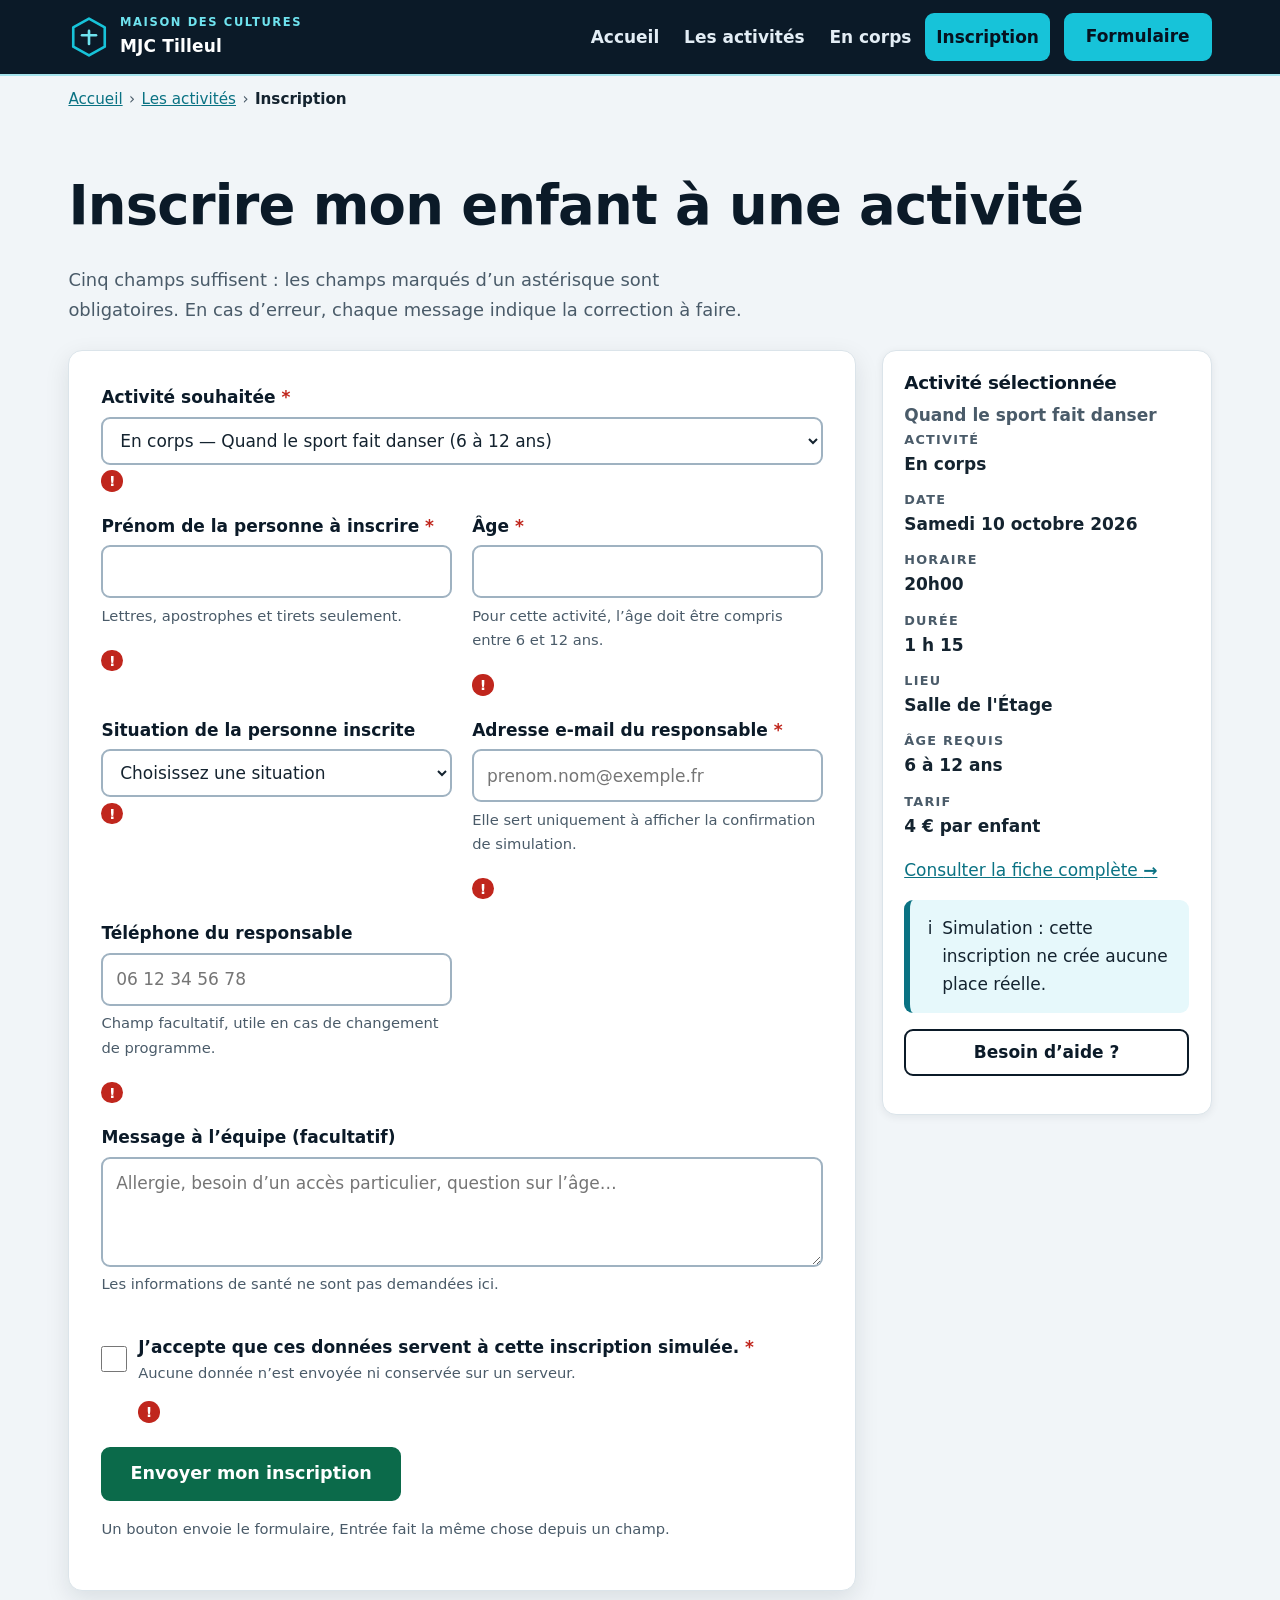
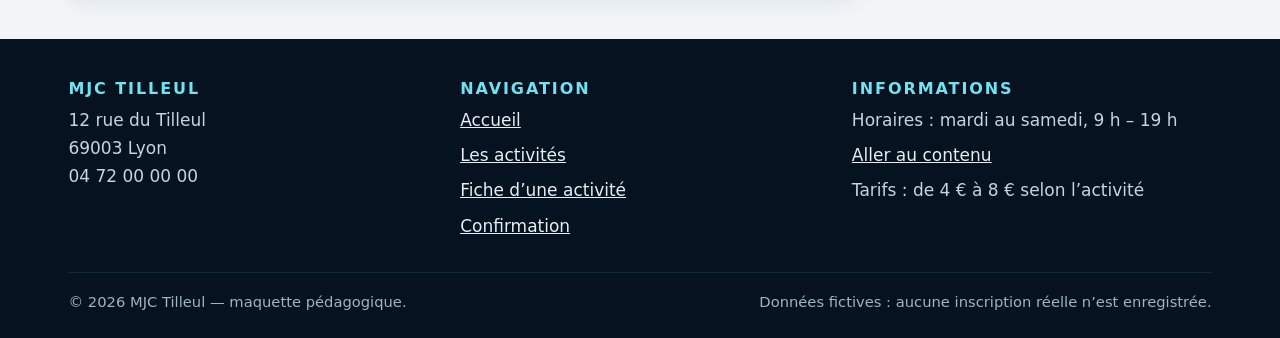
<file: inscription.html>
<!DOCTYPE html>
<html lang="fr" class="no-js">
  <head>
    <meta charset="utf-8" />
    <meta name="viewport" content="width=device-width, initial-scale=1" />
    <title>Inscription à une activité | MJC Tilleul</title>
    <meta
      name="description"
      content="Formulaire d'inscription à une activité de la MJC Tilleul : vérifiez l'âge requis, les horaires et le tarif, puis renseignez les informations de l'enfant et du responsable."
    />
    <link rel="stylesheet" href="style.css" />
    <link rel="icon" href="data:image/svg+xml,%3Csvg xmlns='http://www.w3.org/2000/svg' viewBox='0 0 48 48'%3E%3Crect width='48' height='48' fill='%230b1a28'/%3E%3Cpath d='M24 6 39 14v20L24 42 9 34V14Z' fill='none' stroke='%2317c3d9' stroke-width='3'/%3E%3C/svg%3E" />
    <script>
      document.documentElement.classList.remove("no-js");
    </script>
  </head>
  <body>
    <a class="lien-evitement" href="#contenu">Aller au contenu principal</a>

    <header class="entete">
      <div class="entete__interieur conteneur">
        <a class="logo" href="index.html">
          <svg width="42" height="42" viewBox="0 0 48 48" aria-hidden="true" focusable="false">
            <path
              d="M24 3 42 13v22L24 45 6 35V13Z"
              fill="none"
              stroke="#17c3d9"
              stroke-width="3"
              stroke-linejoin="round"
            />
            <path d="M24 32V17" stroke="#6fe3ef" stroke-width="3" stroke-linecap="round" />
            <path d="M16 22h16" stroke="#6fe3ef" stroke-width="3" stroke-linecap="round" />
          </svg>
          <span>
            <span class="logo__mention">Maison des cultures</span>
            MJC Tilleul
          </span>
        </a>

        <button
          type="button"
          class="btn-menu"
          data-bouton-menu
          aria-expanded="false"
          aria-controls="navigation-principale"
        >
          Menu
        </button>

        <nav
          id="navigation-principale"
          class="nav"
          data-nav
          data-ouvert="false"
          aria-label="Navigation principale"
        >
          <ul>
            <li><a href="index.html">Accueil</a></li>
            <li><a href="activites.html">Les activités</a></li>
            <li><a href="activite.html?activite=en-corps">En corps</a></li>
            <li><a href="inscription.html" aria-current="page">Inscription</a></li>
          </ul>
        </nav>

        <a class="btn btn--principal" href="#formulaire">Formulaire</a>
      </div>
    </header>

    <main id="contenu">
      <nav class="fil-ariane conteneur" aria-label="Fil d’Ariane">
        <ol>
          <li><a href="index.html">Accueil</a></li>
          <li><a href="activites.html">Les activités</a></li>
          <li aria-current="page">Inscription</li>
        </ol>
      </nav>

      <div class="section conteneur">
        <h1>Inscrire mon enfant à une activité</h1>
        <p class="intro-large">
          Cinq champs suffisent : les champs marqués d’un astérisque sont obligatoires. En cas d’erreur,
          chaque message indique la correction à faire.
        </p>

        <div class="disposition-2" style="margin-top: 1.6rem">
          <div>
            <div class="formulaire" id="formulaire">
              <form data-formulaire novalidate aria-labelledby="titre-formulaire">
                <h2 id="titre-formulaire" class="saut">Formulaire d’inscription</h2>

                <div class="resume-erreurs" id="resume-erreurs" role="alert" tabindex="-1" hidden>
                  <h2>Le formulaire contient des erreurs à corriger</h2>
                  <ul id="liste-erreurs"></ul>
                </div>

                <div class="formulaire__grille">
                  <div class="champ champ--large">
                    <label for="activite">
                      Activité souhaitée <span class="champ-obligatoire" aria-hidden="true">*</span>
                    </label>
                    <select id="activite" name="activite" data-valider data-nom="Activité souhaitée">
                      <option value="en-corps">En corps — Quand le sport fait danser (6 à 12 ans)</option>
                      <option value="sorcieres">Des sorcières comme les autres (4 à 10 ans)</option>
                      <option value="dalmatiens">Les 101 dalmatiens (dès 3 ans)</option>
                      <option value="geant-de-fer">Le géant de fer (dès 6 ans)</option>
                      <option value="viok">La viok — atelier d’écriture en occitan (dès 16 ans)</option>
                    </select>
                    <p class="erreur" id="activite-erreur" hidden></p>
                  </div>

                  <div class="champ">
                    <label for="prenom-enfant">
                      Prénom de la personne à inscrire
                      <span class="champ-obligatoire" aria-hidden="true">*</span>
                    </label>
                    <input
                      type="text"
                      id="prenom-enfant"
                      name="prenom"
                      autocomplete="given-name"
                      spellcheck="false"
                      aria-describedby="prenom-enfant-aide prenom-enfant-erreur"
                      data-valider
                      data-nom="Prénom"
                    />
                    <p class="champ__indice" id="prenom-enfant-aide">Lettres, apostrophes et tirets seulement.</p>
                    <p class="erreur" id="prenom-enfant-erreur" hidden></p>
                  </div>

                  <div class="champ">
                    <label for="age-enfant">
                      Âge <span class="champ-obligatoire" aria-hidden="true">*</span>
                    </label>
                    <input
                      type="text"
                      inputmode="numeric"
                      id="age-enfant"
                      name="age"
                      autocomplete="off"
                      size="4"
                      aria-describedby="aide-age age-enfant-erreur"
                      data-valider
                      data-nom="Âge"
                    />
                    <p class="champ__indice" id="aide-age">
                      Pour cette activité, l’âge doit être compris entre 6 et 12 ans.
                    </p>
                    <p class="erreur" id="age-enfant-erreur" hidden></p>
                  </div>

                  <div class="champ">
                    <label for="situation">Situation de la personne inscrite</label>
                    <select id="situation" name="situation">
                      <option value="">Choisissez une situation</option>
                      <option value="Premiere inscription">Première inscription à la MJC</option>
                      <option value="Deja adherent">Déjà adhérent·e</option>
                      <option value="Ne sait pas encore">Je ne sais pas encore</option>
                    </select>
                    <p class="erreur" id="situation-erreur" hidden></p>
                  </div>

                  <div class="champ">
                    <label for="email-parent">
                      Adresse e-mail du responsable
                      <span class="champ-obligatoire" aria-hidden="true">*</span>
                    </label>
                    <input
                      type="email"
                      id="email-parent"
                      name="email"
                      autocomplete="email"
                      spellcheck="false"
                      placeholder="prenom.nom@exemple.fr"
                      aria-describedby="email-parent-aide email-parent-erreur"
                      data-valider
                      data-nom="Adresse e-mail"
                    />
                    <p class="champ__indice" id="email-parent-aide">
                      Elle sert uniquement à afficher la confirmation de simulation.
                    </p>
                    <p class="erreur" id="email-parent-erreur" hidden></p>
                  </div>

                  <div class="champ">
                    <label for="telephone-parent">Téléphone du responsable</label>
                    <input
                      type="tel"
                      id="telephone-parent"
                      name="telephone"
                      autocomplete="tel"
                      placeholder="06 12 34 56 78"
                      aria-describedby="telephone-parent-aide telephone-parent-erreur"
                      data-valider
                      data-optional
                      data-nom="Téléphone"
                    />
                    <p class="champ__indice" id="telephone-parent-aide">
                      Champ facultatif, utile en cas de changement de programme.
                    </p>
                    <p class="erreur" id="telephone-parent-erreur" hidden></p>
                  </div>

                  <div class="champ champ--large">
                    <label for="message">Message à l’équipe (facultatif)</label>
                    <textarea
                      id="message"
                      name="message"
                      aria-describedby="message-aide"
                      placeholder="Allergie, besoin d’un accès particulier, question sur l’âge…"
                    ></textarea>
                    <p class="champ__indice" id="message-aide">
                      Les informations de santé ne sont pas demandées ici.
                    </p>
                  </div>

                  <div class="champ champ--large champ-case">
                    <input
                      type="checkbox"
                      id="consentement"
                      name="consentement"
                      aria-describedby="consentement-aide consentement-erreur"
                      data-valider
                      data-nom="Consentement"
                    />
                    <div>
                      <label for="consentement">
                        J’accepte que ces données servent à cette inscription simulée.
                        <span class="champ-obligatoire" aria-hidden="true">*</span>
                      </label>
                      <p class="champ__indice" id="consentement-aide">
                        Aucune donnée n’est envoyée ni conservée sur un serveur.
                      </p>
                      <p class="erreur" id="consentement-erreur" hidden></p>
                    </div>
                  </div>
                </div>

                <p style="margin-top: 1.5rem">
                  <button type="submit" class="btn btn--vert btn--large">Envoyer mon inscription</button>
                </p>
                <p class="champ__indice">
                  Un bouton envoie le formulaire, Entrée fait la même chose depuis un champ.
                </p>
              </form>
            </div>
          </div>

          <aside class="panneau-lateral" data-fiche aria-labelledby="titre-activite-choisie">
            <h2 id="titre-activite-choisie">Activité sélectionnée</h2>
            <p class="carte__sous-titre" style="margin-top: -0.2rem" data-champ="sousTitre">
              Quand le sport fait danser
            </p>
            <dl>
              <dt>Activité</dt>
              <dd data-champ="titre">En corps</dd>
              <dt>Date</dt>
              <dd data-champ="date">Samedi 10 octobre 2026</dd>
              <dt>Horaire</dt>
              <dd data-champ="heure">20h00</dd>
              <dt>Durée</dt>
              <dd data-champ="duree">1 h 15</dd>
              <dt>Lieu</dt>
              <dd data-champ="lieu">Salle de l’Étage</dd>
              <dt>Âge requis</dt>
              <dd data-champ="age">6 à 12 ans</dd>
              <dt>Tarif</dt>
              <dd data-champ="tarifEnfant">4 € par enfant</dd>
            </dl>

            <p>
              <a class="lien-fleche" href="activite.html?activite=en-corps" data-lien-fiche>
                Consulter la fiche complète
              </a>
            </p>

            <div class="note-info">
              <span aria-hidden="true">i</span>
              <p>Simulation : cette inscription ne crée aucune place réelle.</p>
            </div>

            <p style="margin-top: 1rem">
              <button type="button" class="btn btn--fantome btn--largeur" data-ouvrir-modale>
                Besoin d’aide ?
              </button>
            </p>
          </aside>
        </div>
      </div>
    </main>

    <footer class="pied">
      <div class="conteneur">
        <div class="pied__grille">
          <div>
            <h2>MJC Tilleul</h2>
            <p>
              12 rue du Tilleul<br />
              69003 Lyon<br />
              04 72 00 00 00
            </p>
          </div>
          <div>
            <h2>Navigation</h2>
            <ul>
              <li><a href="index.html">Accueil</a></li>
              <li><a href="activites.html">Les activités</a></li>
              <li><a href="activite.html?activite=en-corps">Fiche d’une activité</a></li>
              <li><a href="confirmation.html">Confirmation</a></li>
            </ul>
          </div>
          <div>
            <h2>Informations</h2>
            <ul>
              <li>Horaires : mardi au samedi, 9 h – 19 h</li>
              <li><a href="#contenu">Aller au contenu</a></li>
              <li>Tarifs : de 4 € à 8 € selon l’activité</li>
            </ul>
          </div>
        </div>
        <div class="pied__bas">
          <p>© <span data-annee>2026</span> MJC Tilleul — maquette pédagogique.</p>
          <p>Données fictives : aucune inscription réelle n’est enregistrée.</p>
        </div>
      </div>
    </footer>

    <div class="modale" data-modale hidden>
      <div class="modale__fond" data-fermer-modale></div>
      <div
        class="modale__boite"
        data-modale-boite
        role="dialog"
        aria-modal="true"
        aria-labelledby="titre-modale"
        tabindex="-1"
      >
        <h2 id="titre-modale">Aide à l’inscription</h2>
        <p>Trois conséquences si une saisie est refusée :</p>
        <ul class="liste-conseils">
          <li>
            <span aria-hidden="true">1</span>
            <span>
              Un résumé d’erreurs s’affiche en haut du formulaire : chaque lien conduit au champ à corriger.
            </span>
          </li>
          <li>
            <span aria-hidden="true">2</span>
            <span>
              Le champ fautif est encadré en rouge et relié à son message d’erreur, que le lecteur d’écran
              lit avec le champ.
            </span>
          </li>
          <li>
            <span aria-hidden="true">3</span>
            <span>
              L’âge hors de la tranche de l’activité est refusé avec l’âge minimum et maximum attendus.
            </span>
          </li>
        </ul>
        <p>Cette fenêtre se ferme avec Échap ou avec le bouton ci-dessous.</p>
        <div class="modale__pied">
          <button type="button" class="btn btn--principal" data-fermer-modale>Fermer</button>
        </div>
      </div>
    </div>

    <script src="script.js"></script>
  </body>
</html>
</file>
<file: style.css>
:root {
  --encre-900: #061220;
  --encre-800: #0b1a28;
  --encre-700: #12293d;
  --encre-600: #1d4463;
  --cyan-100: #e6f8fb;
  --cyan-300: #6fe3ef;
  --cyan-500: #17c3d9;
  --cyan-700: #0a7283;
  --vert: #0b6a4a;
  --vert-200: #cdeee0;
  --ambre: #ffbf47;
  --rouge: #c0261d;
  --rouge-fond: #fdf1f0;
  --texte: #14232f;
  --texte-2: #4a5b69;
  --bord: #dbe4ea;
  --fond: #f1f5f8;
  --blanc: #fff;
  --rayon: 14px;
  --rayon-s: 9px;
  --ombre: 0 8px 24px rgba(11, 26, 40, 0.1);
  --ombre-douce: 0 2px 8px rgba(11, 26, 40, 0.07);
  --conteneur: 1180px;
  --police: "Segoe UI", system-ui, -apple-system, "Helvetica Neue", Arial, sans-serif;
}

*,
*::before,
*::after {
  box-sizing: border-box;
}

html {
  -webkit-text-size-adjust: 100%;
}

body {
  margin: 0;
  font-family: var(--police);
  font-size: 1.0625rem;
  line-height: 1.65;
  color: var(--texte);
  background: var(--fond);
}

img,
svg {
  max-width: 100%;
  height: auto;
  display: block;
}

h1,
h2,
h3,
h4 {
  line-height: 1.2;
  margin: 0 0 0.5em;
  color: var(--encre-800);
  letter-spacing: -0.015em;
}

h1 {
  font-size: clamp(2rem, 5vw, 3.4rem);
  font-weight: 800;
}

h2 {
  font-size: clamp(1.45rem, 3vw, 2.05rem);
  font-weight: 800;
}

h3 {
  font-size: 1.15rem;
  font-weight: 700;
}

p {
  margin: 0 0 1rem;
}

ul,
ol {
  padding-left: 1.2rem;
}

a {
  color: var(--cyan-700);
}

a:hover {
  text-decoration-thickness: 2px;
}

:focus-visible {
  outline: 3px solid #14232f;
  outline-offset: 2px;
  box-shadow: 0 0 0 6px var(--ambre);
}

.lien-evitement {
  position: absolute;
  left: 0.5rem;
  top: -100px;
  z-index: 200;
  padding: 0.7rem 1.1rem;
  background: var(--cyan-500);
  color: var(--encre-900);
  font-weight: 700;
  border-radius: 0 0 var(--rayon-s) var(--rayon-s);
  transition: top 0.15s ease-in-out;
}

.lien-evitement:focus {
  top: 0;
}

.conteneur {
  width: 100%;
  max-width: var(--conteneur);
  margin-inline: auto;
  padding-inline: 1.15rem;
}

.section {
  padding-block: 3rem;
}

.section--blanche {
  background: var(--blanc);
}

.section--sombre {
  background: var(--encre-800);
  color: #d7e2ec;
}

.section--sombre h2,
.section--sombre h3 {
  color: var(--blanc);
}

.sur-titre {
  display: inline-block;
  margin-bottom: 0.35rem;
  font-size: 0.82rem;
  font-weight: 800;
  letter-spacing: 0.16em;
  text-transform: uppercase;
  color: var(--cyan-700);
}

.sur-titre--clair {
  color: var(--cyan-300);
}

.intro-large {
  max-width: 62ch;
  font-size: 1.12rem;
  color: var(--texte-2);
}

.saut {
  position: absolute;
  width: 1px;
  height: 1px;
  overflow: hidden;
  clip-path: inset(50%);
  white-space: nowrap;
}

.entete {
  position: sticky;
  top: 0;
  z-index: 60;
  background: var(--encre-800);
  color: var(--blanc);
  box-shadow: 0 2px 0 rgba(23, 195, 217, 0.35);
}

.entete__interieur {
  display: flex;
  align-items: center;
  gap: 0.85rem;
  min-height: 74px;
  flex-wrap: wrap;
}

.logo {
  display: inline-flex;
  align-items: center;
  gap: 0.6rem;
  color: var(--blanc);
  text-decoration: none;
  font-weight: 800;
  letter-spacing: 0.01em;
  margin-right: auto;
  padding: 0.35rem 0;
}

.logo__mention {
  display: block;
  font-size: 0.72rem;
  font-weight: 600;
  letter-spacing: 0.14em;
  text-transform: uppercase;
  color: var(--cyan-300);
}

.btn-menu {
  display: inline-flex;
  align-items: center;
  gap: 0.5rem;
  padding: 0.5rem 0.85rem;
  font: inherit;
  font-weight: 700;
  color: var(--blanc);
  background: transparent;
  border: 2px solid var(--cyan-300);
  border-radius: var(--rayon-s);
  cursor: pointer;
}

.nav {
  width: 100%;
  order: 3;
}

.nav[data-ouvert="false"] {
  display: none;
}

.nav ul {
  display: flex;
  flex-direction: column;
  gap: 0.15rem;
  margin: 0.5rem 0 0.9rem;
  padding: 0;
  list-style: none;
}

.nav a {
  display: block;
  padding: 0.6rem 0.7rem;
  color: #e3edf5;
  font-weight: 600;
  text-decoration: none;
  border-radius: var(--rayon-s);
}

.nav a:hover {
  background: var(--encre-700);
  text-decoration: underline;
}

.nav a[aria-current="page"] {
  color: var(--encre-900);
  background: var(--cyan-500);
}

.nav__cta {
  padding-inline: 0.35rem;
}

.btn {
  display: inline-flex;
  align-items: center;
  justify-content: center;
  gap: 0.5rem;
  padding: 0.7rem 1.25rem;
  font: inherit;
  font-weight: 700;
  line-height: 1.25;
  text-decoration: none;
  text-align: center;
  cursor: pointer;
  border: 2px solid transparent;
  border-radius: var(--rayon-s);
}

.btn--principal {
  background: var(--cyan-500);
  color: var(--encre-900);
  border-color: var(--cyan-500);
}

.btn--principal:hover {
  background: var(--cyan-300);
  border-color: var(--cyan-300);
}

.btn--vert {
  background: var(--vert);
  color: var(--blanc);
  border-color: var(--vert);
}

.btn--vert:hover {
  background: #095840;
  border-color: #095840;
}

.btn--fantome {
  background: transparent;
  color: var(--encre-800);
  border-color: var(--encre-800);
}

.btn--fantome:hover {
  background: var(--encre-800);
  color: var(--blanc);
}

.btn--clair {
  background: var(--blanc);
  color: var(--encre-900);
  border-color: var(--blanc);
}

.btn--petit {
  padding: 0.45rem 0.9rem;
  font-size: 0.95rem;
}

.btn--large {
  padding: 0.9rem 1.7rem;
  font-size: 1.1rem;
}

.btn--largeur {
  width: 100%;
}

.hero {
  position: relative;
  isolation: isolate;
  overflow: hidden;
  background: var(--encre-900);
  color: var(--blanc);
  padding-block: clamp(2.5rem, 6vw, 4.5rem);
}

.hero__motif {
  position: absolute;
  inset: 0;
  z-index: -1;
  opacity: 0.16;
}

.hero__degrade {
  position: absolute;
  inset: 0;
  z-index: -1;
  background: radial-gradient(circle at 85% 15%, rgba(23, 195, 217, 0.42), transparent 55%),
    radial-gradient(circle at 5% 90%, rgba(23, 195, 217, 0.22), transparent 50%);
}

.hero__grille {
  display: grid;
  gap: 2rem;
  grid-template-columns: 1fr;
  align-items: center;
}

.hero h1 {
  color: var(--blanc);
  max-width: 20ch;
}

.hero__accroche {
  max-width: 55ch;
  font-size: 1.15rem;
  color: #cfe0ea;
}

.hero__actions {
  display: flex;
  flex-wrap: wrap;
  gap: 0.8rem;
  margin-top: 1.4rem;
}

.hero__carte {
  background: rgba(255, 255, 255, 0.06);
  border: 1px solid rgba(111, 227, 239, 0.35);
  border-radius: var(--rayon);
  padding: 1.4rem;
}

.hero__carte dl {
  margin: 0;
  display: grid;
  gap: 0.9rem;
}

.hero__carte dt {
  font-size: 0.78rem;
  font-weight: 800;
  letter-spacing: 0.12em;
  text-transform: uppercase;
  color: var(--cyan-300);
}

.hero__carte dd {
  margin: 0.15rem 0 0;
  font-size: 1.05rem;
  color: var(--blanc);
}

.bandeau-infos {
  background: var(--cyan-500);
  color: var(--encre-900);
  padding-block: 0.65rem;
}

.bandeau-infos p {
  margin: 0;
  font-weight: 700;
}

.grille {
  display: grid;
  gap: 1.35rem;
  grid-template-columns: 1fr;
}

.grille--2 {
  grid-template-columns: repeat(auto-fit, minmax(300px, 1fr));
}

.grille--3 {
  grid-template-columns: repeat(auto-fit, minmax(280px, 1fr));
}

.carte {
  display: flex;
  flex-direction: column;
  height: 100%;
  background: var(--blanc);
  border: 1px solid var(--bord);
  border-radius: var(--rayon);
  box-shadow: var(--ombre-douce);
  overflow: hidden;
}

.carte__visuel {
  position: relative;
  display: grid;
  place-items: center;
  min-height: 165px;
  padding: 1rem;
  color: var(--blanc);
  background: linear-gradient(135deg, var(--encre-700), var(--encre-600));
}

.carte__visuel--cyan {
  background: linear-gradient(135deg, #0a7f92, #17c3d9);
}

.carte__visuel--vert {
  background: linear-gradient(135deg, #0b6a4a, #17c08a);
}

.carte__visuel--ambre {
  background: linear-gradient(135deg, #8a4b12, #d98324);
}

.carte__visuel--violet {
  background: linear-gradient(135deg, #332a5e, #6b5bc0);
}

.carte__visuel-texte {
  font-size: 1.5rem;
  font-weight: 800;
  letter-spacing: 0.02em;
  text-align: center;
  text-shadow: 0 2px 10px rgba(0, 0, 0, 0.35);
}

.icone {
  display: inline-block;
  flex: 0 0 auto;
  vertical-align: -3px;
}

.carte__sous-titre {
  margin: -0.35rem 0 0;
  font-weight: 600;
  color: var(--texte-2);
}

.carte__categorie {
  position: absolute;
  top: 0.75rem;
  left: 0.75rem;
  padding: 0.2rem 0.7rem;
  font-size: 0.78rem;
  font-weight: 800;
  letter-spacing: 0.08em;
  text-transform: uppercase;
  color: var(--encre-900);
  background: var(--cyan-300);
  border-radius: 999px;
}

.carte__corps {
  display: flex;
  flex-direction: column;
  flex: 1;
  gap: 0.35rem;
  padding: 1.15rem 1.25rem 1.35rem;
}

.carte__corps h3 {
  margin: 0;
}

.carte__meta {
  display: flex;
  flex-wrap: wrap;
  gap: 0.4rem 1rem;
  margin: 0.3rem 0 0.6rem;
  padding: 0;
  list-style: none;
  font-size: 0.95rem;
  color: var(--texte-2);
}

.carte__meta li {
  display: flex;
  align-items: center;
  gap: 0.35rem;
}

.carte__texte {
  margin: 0 0 1rem;
  color: var(--texte-2);
}

.carte__pied {
  margin-top: auto;
  display: flex;
  align-items: center;
  justify-content: space-between;
  gap: 0.8rem;
  flex-wrap: wrap;
}

.carte__tarif {
  font-weight: 800;
  color: var(--encre-800);
  white-space: nowrap;
}

.etiquette-age {
  display: inline-block;
  padding: 0.15rem 0.6rem;
  font-size: 0.85rem;
  font-weight: 700;
  color: var(--vert);
  background: var(--vert-200);
  border-radius: 999px;
}

.lien-fleche::after {
  content: " →";
  font-weight: 700;
}

.filtres {
  display: grid;
  gap: 1rem;
  grid-template-columns: 1fr;
  padding: 1.25rem;
  background: var(--blanc);
  border: 1px solid var(--bord);
  border-radius: var(--rayon);
  box-shadow: var(--ombre-douce);
}

.filtres__ligne {
  display: grid;
  gap: 1rem;
  grid-template-columns: 1fr;
}

.champ {
  display: flex;
  flex-direction: column;
  gap: 0.35rem;
}

.champ label,
.champ__legende {
  font-weight: 700;
  color: var(--encre-800);
}

.champ__indice {
  font-size: 0.92rem;
  color: var(--texte-2);
}

.champ input,
.champ select,
.champ textarea {
  font: inherit;
  color: var(--texte);
  width: 100%;
  max-width: 100%;
  padding: 0.65rem 0.8rem;
  background: var(--blanc);
  border: 2px solid #9fb2c1;
  border-radius: var(--rayon-s);
  min-height: 48px;
}

.champ textarea {
  min-height: 110px;
  resize: vertical;
}

.champ input:hover,
.champ select:hover {
  border-color: var(--encre-700);
}

.champ-case {
  display: grid;
  grid-template-columns: auto minmax(0, 1fr);
  gap: 0.7rem;
  align-items: start;
}

.champ-case input[type="checkbox"] {
  width: 1.6rem;
  height: 1.6rem;
  margin: 0.15rem 0 0;
  accent-color: var(--vert);
}

.champ-case label {
  font-weight: 600;
}

.erreur {
  display: flex;
  align-items: flex-start;
  gap: 0.4rem;
  margin: 0;
  font-weight: 700;
  color: var(--rouge);
  font-size: 0.97rem;
}

.erreur::before {
  content: "!";
  display: inline-grid;
  place-items: center;
  flex: 0 0 auto;
  width: 1.35rem;
  height: 1.35rem;
  font-size: 0.9rem;
  color: var(--blanc);
  background: var(--rouge);
  border-radius: 50%;
}

[aria-invalid="true"] {
  border-color: var(--rouge);
  background: var(--rouge-fond);
}

.resume-erreurs {
  margin-bottom: 1.5rem;
  padding: 1.1rem 1.25rem;
  border: 2px solid var(--rouge);
  border-left-width: 8px;
  border-radius: var(--rayon-s);
  background: var(--rouge-fond);
}

.resume-erreurs h2 {
  margin-top: 0;
  font-size: 1.15rem;
  color: #8f1c15;
}

.resume-erreurs ul {
  margin: 0.5rem 0 0;
}

.resume-erreurs a {
  color: #8f1c15;
  font-weight: 700;
}

.formulaire {
  padding: clamp(1.25rem, 3vw, 2rem);
  background: var(--blanc);
  border: 1px solid var(--bord);
  border-radius: var(--rayon);
  box-shadow: var(--ombre);
}

.formulaire__grille {
  display: grid;
  gap: 1.25rem;
  grid-template-columns: 1fr;
}

.champ-obligatoire {
  color: var(--rouge);
  font-weight: 700;
}

.onglets {
  background: var(--blanc);
  border: 1px solid var(--bord);
  border-radius: var(--rayon);
  box-shadow: var(--ombre-douce);
  overflow: hidden;
}

.onglets__barre {
  display: flex;
  flex-wrap: wrap;
  gap: 0.25rem;
  padding: 0.5rem;
  background: var(--encre-800);
}

.onglet {
  flex: 1 1 auto;
  padding: 0.65rem 0.9rem;
  font: inherit;
  font-weight: 700;
  color: #dbe7f0;
  background: transparent;
  border: 0;
  border-radius: var(--rayon-s);
  cursor: pointer;
}

.onglet:hover {
  background: var(--encre-700);
  color: var(--blanc);
}

.onglet[aria-selected="true"] {
  color: var(--encre-900);
  background: var(--cyan-500);
}

.onglet:focus-visible {
  outline-color: var(--blanc);
}

.onglet__panneau {
  padding: 1.3rem 1.4rem 1.5rem;
}

.onglet__panneau > :last-child {
  margin-bottom: 0;
}

.onglet__panneau h3 {
  margin-top: 0;
}

.faq {
  display: grid;
  gap: 0.6rem;
}

.faq__item {
  background: var(--blanc);
  border: 1px solid var(--bord);
  border-radius: var(--rayon-s);
  overflow: hidden;
}

.faq__question {
  margin: 0;
}

.faq__bouton {
  display: flex;
  align-items: center;
  justify-content: space-between;
  gap: 1rem;
  width: 100%;
  padding: 0.95rem 1.1rem;
  font: inherit;
  font-weight: 700;
  text-align: left;
  color: var(--encre-800);
  background: var(--blanc);
  border: 0;
  cursor: pointer;
}

.faq__bouton:hover {
  background: var(--cyan-100);
}

.faq__icone {
  flex: 0 0 auto;
  position: relative;
  width: 1.5rem;
  height: 1.5rem;
}

.faq__icone::before,
.faq__icone::after {
  content: "";
  position: absolute;
  inset: 50% 0 auto;
  height: 3px;
  background: var(--cyan-700);
  border-radius: 3px;
}

.faq__icone::after {
  transform: rotate(90deg);
  transition: transform 0.2s ease;
}

.faq__bouton[aria-expanded="true"] .faq__icone::after {
  transform: rotate(0deg);
}

.faq__reponse {
  padding: 0 1.1rem 1.1rem;
}

.faq__reponse > :last-child {
  margin-bottom: 0;
}

.faq__reponse[hidden] {
  display: none;
}

.modale[hidden] {
  display: none;
}

.modale {
  position: fixed;
  inset: 0;
  z-index: 100;
  display: grid;
  place-items: center;
  padding: 1rem;
}

.modale__fond {
  position: absolute;
  inset: 0;
  background: rgba(6, 18, 32, 0.72);
}

.modale__boite {
  position: relative;
  width: min(560px, 100%);
  max-height: 88vh;
  overflow-y: auto;
  padding: 1.5rem;
  background: var(--blanc);
  border-radius: var(--rayon);
  box-shadow: var(--ombre);
}

.modale__boite h2 {
  margin-top: 0;
}

.modale__pied {
  display: flex;
  flex-wrap: wrap;
  gap: 0.7rem;
  margin-top: 1.25rem;
}

.liste-conseils {
  display: grid;
  gap: 0.75rem;
  padding-left: 0;
  list-style: none;
}

.liste-conseils li {
  display: grid;
  grid-template-columns: auto 1fr;
  gap: 0.6rem;
  align-items: start;
}

.liste-conseils span {
  display: inline-grid;
  place-items: center;
  width: 1.6rem;
  height: 1.6rem;
  font-size: 0.9rem;
  font-weight: 800;
  color: var(--encre-900);
  background: var(--cyan-300);
  border-radius: 50%;
}

.etapes {
  display: grid;
  gap: 1.2rem;
  grid-template-columns: repeat(auto-fit, minmax(240px, 1fr));
  padding-left: 0;
  list-style: none;
  counter-reset: etape;
}

.etapes li {
  position: relative;
  padding: 1.2rem 1.2rem 1.2rem 1.2rem;
  background: var(--blanc);
  border: 1px solid var(--bord);
  border-radius: var(--rayon);
  box-shadow: var(--ombre-douce);
  counter-increment: etape;
}

.etapes li::before {
  content: counter(etape);
  display: grid;
  place-items: center;
  width: 2.1rem;
  height: 2.1rem;
  margin-bottom: 0.6rem;
  font-weight: 800;
  color: var(--encre-900);
  background: var(--cyan-500);
  border-radius: 50%;
}

.cadre-us {
  display: grid;
  gap: 1.5rem;
  grid-template-columns: 1fr;
  padding: clamp(1.25rem, 3vw, 2rem);
  background: var(--blanc);
  border: 1px solid var(--bord);
  border-left: 8px solid var(--cyan-500);
  border-radius: var(--rayon);
  box-shadow: var(--ombre-douce);
}

.cadre-us ul {
  margin: 0;
}

.cadre-us h3 {
  margin-bottom: 0.4rem;
}

.fiche-entete {
  background: var(--encre-800);
  color: var(--blanc);
  padding-block: 2rem;
}

.fiche-entete h1 {
  color: var(--blanc);
  margin-bottom: 0.35rem;
}

.fiche-entete__type {
  font-size: 0.85rem;
  font-weight: 800;
  letter-spacing: 0.14em;
  text-transform: uppercase;
  color: var(--cyan-300);
}

.fiche-entete__meta {
  display: flex;
  flex-wrap: wrap;
  gap: 0.5rem 1.4rem;
  margin: 1rem 0 0;
  padding: 0;
  list-style: none;
  color: #d5e3ec;
}

.fiche-entete__meta li {
  display: flex;
  align-items: center;
  gap: 0.4rem;
}

.fil-ariane {
  padding-block: 0.8rem;
  font-size: 0.95rem;
}

.fil-ariane ol {
  display: flex;
  flex-wrap: wrap;
  gap: 0.4rem;
  margin: 0;
  padding: 0;
  list-style: none;
}

.fil-ariane li::after {
  content: "›";
  margin-left: 0.4rem;
  color: var(--texte-2);
}

.fil-ariane li:last-child::after {
  content: none;
}

.fil-ariane [aria-current="page"] {
  color: var(--texte);
  font-weight: 700;
}

.disposition-2 {
  display: grid;
  gap: 1.6rem;
  grid-template-columns: 1fr;
  align-items: start;
}

.panneau-lateral {
  padding: 1.35rem;
  background: var(--blanc);
  border: 1px solid var(--bord);
  border-radius: var(--rayon);
  box-shadow: var(--ombre-douce);
}

.panneau-lateral h2 {
  font-size: 1.15rem;
}

.panneau-lateral dl {
  margin: 0 0 1rem;
}

.panneau-lateral dt {
  font-size: 0.8rem;
  font-weight: 800;
  letter-spacing: 0.1em;
  text-transform: uppercase;
  color: var(--texte-2);
}

.panneau-lateral dd {
  margin: 0 0 0.7rem;
  font-weight: 600;
}

.confirmation {
  padding: clamp(1.4rem, 3vw, 2.2rem);
  background: var(--blanc);
  border: 1px solid var(--bord);
  border-top: 10px solid var(--vert);
  border-radius: var(--rayon);
  box-shadow: var(--ombre);
}

.confirmation h1 {
  display: flex;
  align-items: center;
  gap: 0.6rem;
}

.puce-ok {
  display: inline-grid;
  place-items: center;
  flex: 0 0 auto;
  width: 2.4rem;
  height: 2.4rem;
  color: var(--blanc);
  background: var(--vert);
  border-radius: 50%;
}

.recap {
  width: 100%;
  margin: 1.25rem 0;
  border-collapse: collapse;
}

.recap caption {
  text-align: left;
  font-weight: 700;
  color: var(--texte-2);
  padding-bottom: 0.4rem;
}

.recap th,
.recap td {
  padding: 0.6rem 0.5rem;
  text-align: left;
  border-bottom: 1px solid var(--bord);
  vertical-align: top;
}

.recap th {
  width: 45%;
  color: var(--encre-800);
}

.note-info {
  display: grid;
  grid-template-columns: auto 1fr;
  gap: 0.6rem;
  padding: 0.9rem 1.1rem;
  background: var(--cyan-100);
  border-left: 6px solid var(--cyan-700);
  border-radius: var(--rayon-s);
}

.note-info p {
  margin: 0;
}

.pied {
  padding-block: 2.5rem 1.5rem;
  background: var(--encre-900);
  color: #c4d4e0;
}

.pied__grille {
  display: grid;
  gap: 2rem;
  grid-template-columns: 1fr;
}

.pied h2 {
  font-size: 1rem;
  letter-spacing: 0.12em;
  text-transform: uppercase;
  color: var(--cyan-300);
}

.pied a {
  color: #e6eef4;
}

.pied ul {
  margin: 0;
  padding: 0;
  list-style: none;
  display: grid;
  gap: 0.45rem;
}

.pied__bas {
  display: flex;
  flex-wrap: wrap;
  gap: 0.6rem 1.5rem;
  justify-content: space-between;
  margin-top: 2rem;
  padding-top: 1.1rem;
  border-top: 1px solid var(--encre-700);
  font-size: 0.92rem;
  color: #9fb4c4;
}

.pied__bas p {
  margin: 0;
}

@media (min-width: 760px) {
  .formulaire__grille {
    grid-template-columns: repeat(2, minmax(0, 1fr));
  }

  .champ--large {
    grid-column: 1 / -1;
  }

  .filtres__ligne {
    grid-template-columns: repeat(2, minmax(0, 1fr));
  }

  .disposition-2 {
    grid-template-columns: minmax(0, 1fr) 330px;
  }

  .cadre-us {
    grid-template-columns: 1.1fr 1fr;
  }

  .pied__grille {
    grid-template-columns: repeat(3, minmax(0, 1fr));
  }
}

@media (min-width: 900px) {
  .hero__grille {
    grid-template-columns: minmax(0, 1.35fr) minmax(0, 1fr);
  }

  .grille--3 {
    grid-template-columns: repeat(3, minmax(0, 1fr));
  }
}

@media (min-width: 980px) {
  .btn-menu {
    display: none;
  }

  .nav,
  .nav[data-ouvert="false"] {
    display: block;
    width: auto;
    order: 0;
  }

  .nav ul {
    flex-direction: row;
    align-items: center;
    margin: 0;
    gap: 0.15rem;
  }
}

@media (max-width: 979px) {
  .hero__carte {
    max-width: 480px;
  }
}

@media (prefers-reduced-motion: reduce) {
  *,
  *::before,
  *::after {
    animation-duration: 0.01ms !important;
    animation-iteration-count: 1 !important;
    transition-duration: 0.01ms !important;
  }
}
</file>
